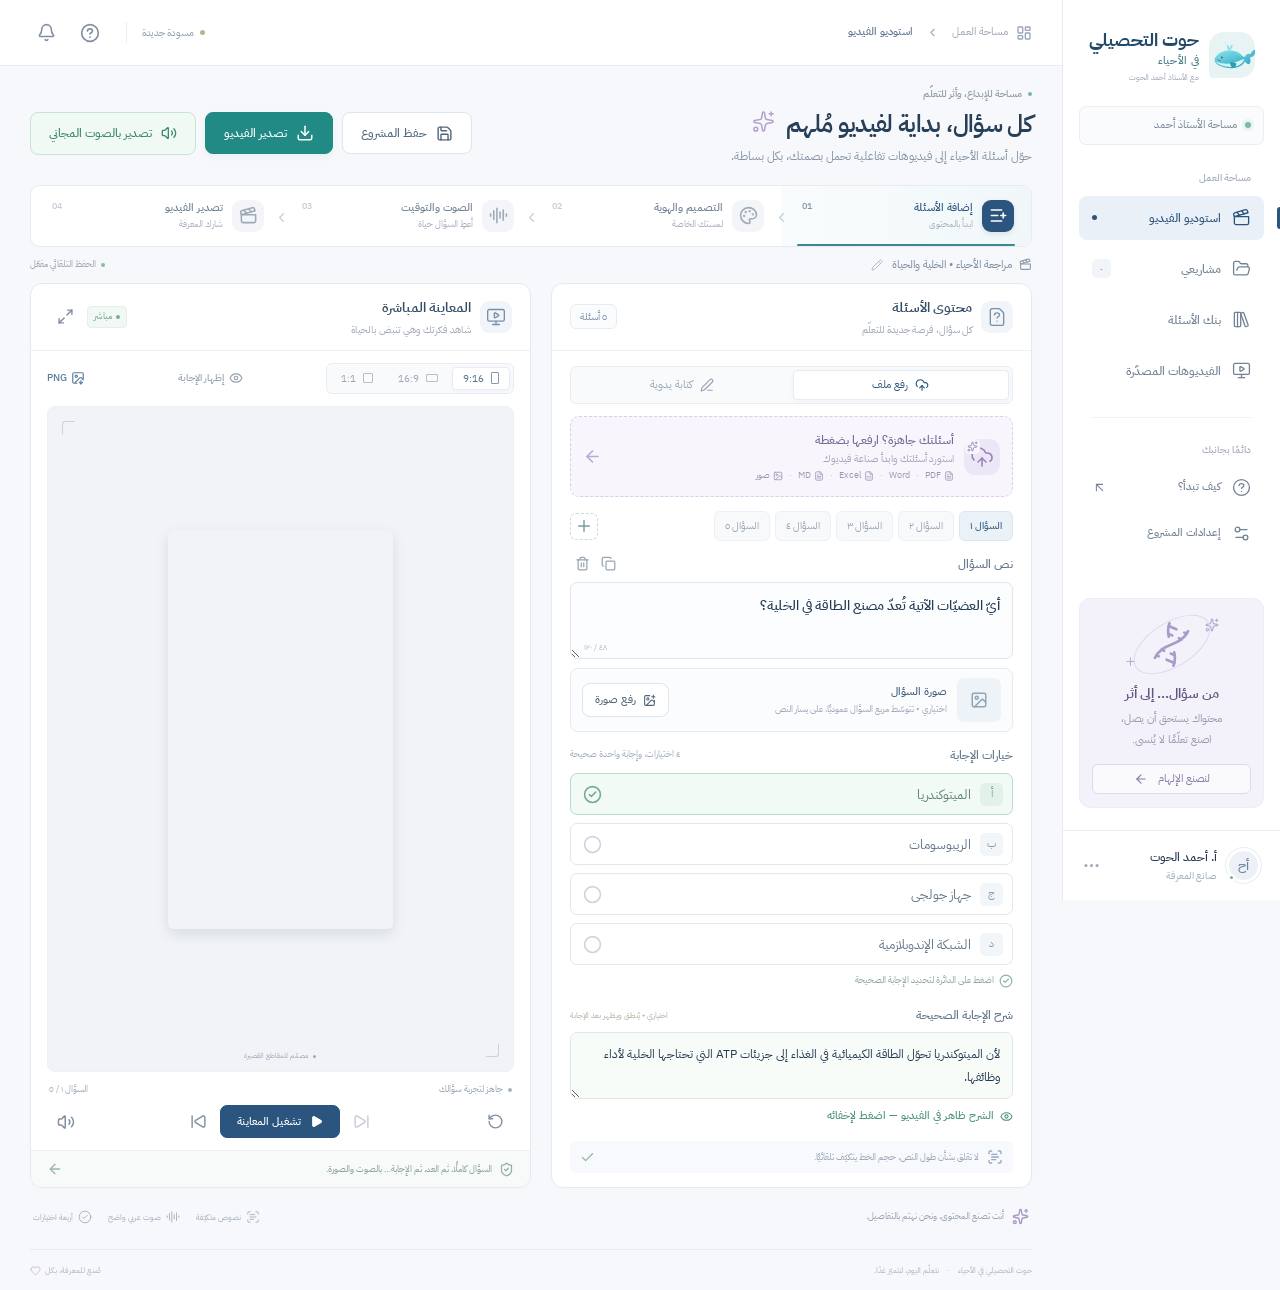
<file: index.html>
<!DOCTYPE html><html lang="ar" dir="rtl"><head><meta charSet="utf-8"/><meta name="viewport" content="width=device-width, initial-scale=1"/><link rel="stylesheet" href="/_next/static/chunks/0zjcemwmkmkmk.css" data-precedence="next"/><link rel="preload" as="script" fetchPriority="low" href="/_next/static/chunks/0j1we3cwg31qe.js"/><script src="/_next/static/chunks/1cuyxw6v18rxx.js" async=""></script><script src="/_next/static/chunks/39_j1bdzreq0m.js" async=""></script><script src="/_next/static/chunks/turbopack-2u1d16houkiyo.js" async=""></script><script src="/_next/static/chunks/3qfy96eoyh-ek.js" async=""></script><script src="/_next/static/chunks/1rkcqf7c7lmdc.js" async=""></script><script src="/_next/static/chunks/4175bciv78iso.js" async=""></script><title>حوت التحصيلي 2</title><meta name="description" content="استوديو الأستاذ أحمد الحوت لإنشاء فيديوهات أسئلة الأحياء، بأربعة اختيارات وتعليق صوتي عربي وتصدير متكامل."/><link rel="manifest" href="/manifest.webmanifest"/><meta name="mobile-web-app-capable" content="yes"/><meta name="apple-mobile-web-app-title" content="حوت التحصيلي 2"/><meta name="apple-mobile-web-app-status-bar-style" content="black-translucent"/><link rel="icon" href="/icon-192.png"/><link rel="apple-touch-icon" href="/apple-touch-icon.png"/><script src="/_next/static/chunks/0cz1d0mv5g_q7.js" noModule=""></script></head><body><div hidden=""><!--$--><!--/$--></div><div class="loading-state" style="min-height:100vh"><svg xmlns="http://www.w3.org/2000/svg" width="30" height="30" viewBox="0 0 24 24" fill="none" stroke="currentColor" stroke-width="2" stroke-linecap="round" stroke-linejoin="round" class="lucide lucide-loader-circle lucide-loader-2 spin" aria-hidden="true"><path d="M21 12a9 9 0 1 1-6.219-8.56"></path></svg><span>جارٍ تجهيز الاستوديو…</span></div><!--$--><!--/$--><script id="_R_">(globalThis["TURBOPACK"] || (globalThis["TURBOPACK"] = [])).push({"otherChunks":["static/chunks/0j1we3cwg31qe.js","static/chunks/1cuyxw6v18rxx.js","static/chunks/39_j1bdzreq0m.js"],"runtimeModuleIds":[94553]});</script><script src="/_next/static/chunks/0j1we3cwg31qe.js" async=""></script><script>(self.__next_f=self.__next_f||[]).push([0])</script><script>self.__next_f.push([1,"1:\"$Sreact.fragment\"\n2:\"/_next/static/chunks/3qfy96eoyh-ek.js\"\n3:I[39756,[\"$2\"],\"default\"]\n4:I[37457,[\"$2\"],\"default\"]\n6:\"/_next/static/chunks/1rkcqf7c7lmdc.js\"\n7:\"/_next/static/chunks/4175bciv78iso.js\"\n8:I[15961,[\"$2\",\"$6\",\"$7\"],\"default\"]\n9:I[97367,[\"$2\"],\"OutletBoundary\"]\na:\"$Sreact.suspense\"\nc:\"ViewportBoundary\"\nd:I[97367,[\"$2\"],\"$c\"]\nf:\"MetadataBoundary\"\n10:I[97367,[\"$2\"],\"$f\"]\n12:I[68027,[\"$2\"],\"default\",1]\n:HL[\"/_next/static/chunks/0zjcemwmkmkmk.css\",\"style\"]\n5:[[\"children\",{\"s\":\"__PAGE__\",\"h\":512,\"d\":{\"r\":[\"$\",\"$1\",\"c\",{\"children\":[[\"$\",\"$L8\",null,{}],[[\"$\",\"script\",\"script-0\",{\"src\":\"/_next/static/chunks/1rkcqf7c7lmdc.js\",\"async\":true,\"nonce\":\"$undefined\"}],[\"$\",\"script\",\"script-1\",{\"src\":\"/_next/static/chunks/4175bciv78iso.js\",\"async\":true,\"nonce\":\"$undefined\"}]],[\"$\",\"$L9\",null,{\"children\":[\"$\",\"$a\",null,{\"name\":\"Next.MetadataOutlet\",\"children\":\"$@b\"}]}]]}],\"p\":false,\"v\":null}}]]\n0:{\"P\":null,\"c\":[\"\",\"\"],\"q\":\"\",\"i\":false,\"t\":{\"t\":{\"s\":\"\",\"h\":528,\"d\":{\"r\":[\"$\",\"$1\",\"c\",{\"children\":[[[\"$\",\"link\",\"0\",{\"rel\":\"stylesheet\",\"href\":\"/_next/static/chunks/0zjcemwmkmkmk.css\",\"precedence\":\"next\",\"crossOrigin\":\"$undefined\",\"nonce\":\"$undefined\"}],[\"$\",\"script\",\"script-0\",{\"src\":\"/_next/static/chunks/3qfy96eoyh-ek.js\",\"async\":true,\"nonce\":\"$undefined\"}]],[\"$\",\"html\",null,{\"lang\":\"ar\",\"dir\":\"rtl\",\"children\":[\"$\",\"body\",null,{\"children\":[\"$\",\"$L3\",null,{\"parallelRouterKey\":\"children\",\"error\":\"$undefined\",\"errorStyles\":\"$undefined\",\"errorScripts\":\"$undefined\",\"template\":[\"$\",\"$L4\",null,{}],\"templateStyles\":\"$undefined\",\"templateScripts\":\"$undefined\",\"notFound\":[[[\"$\",\"title\",null,{\"children\":\"404: This page could not be found.\"}],[\"$\",\"div\",null,{\"style\":{\"fontFamily\":\"system-ui,\\\"Segoe UI\\\",Roboto,Helvetica,Arial,sans-serif,\\\"Apple Color Emoji\\\",\\\"Segoe UI Emoji\\\"\",\"height\":\"100vh\",\"textAlign\":\"center\",\"display\":\"flex\",\"flexDirection\":\"column\",\"alignItems\":\"center\",\"justifyContent\":\"center\"},\"children\":[\"$\",\"div\",null,{\"children\":[[\"$\",\"style\",null,{\"dangerouslySetInnerHTML\":{\"__html\":\"body{color:#000;background:#fff;margin:0}.next-error-h1{border-right:1px solid rgba(0,0,0,.3)}@media (prefers-color-scheme:dark){body{color:#fff;background:#000}.next-error-h1{border-right:1px solid rgba(255,255,255,.3)}}\"}}],[\"$\",\"h1\",null,{\"className\":\"next-error-h1\",\"style\":{\"display\":\"inline-block\",\"margin\":\"0 20px 0 0\",\"padding\":\"0 23px 0 0\",\"fontSize\":24,\"fontWeight\":500,\"verticalAlign\":\"top\",\"lineHeight\":\"49px\"},\"children\":404}],[\"$\",\"div\",null,{\"style\":{\"display\":\"inline-block\"},\"children\":[\"$\",\"h2\",null,{\"style\":{\"fontSize\":14,\"fontWeight\":400,\"lineHeight\":\"49px\",\"margin\":0},\"children\":\"This page could not be found.\"}]}]]}]}]],[]],\"forbidden\":\"$undefined\",\"unauthorized\":\"$undefined\"}]}]}]]}],\"p\":false,\"v\":null},\"c\":\"$Q5\"},\"h\":{\"r\":[\"$\",\"$1\",\"h\",{\"children\":[null,[\"$\",\"$Ld\",null,{\"children\":\"$Le\"}],[\"$\",\"$L10\",null,{\"children\":[[\"$\",\"div\",null,{\"hidden\":true,\"children\":[\"$\",\"$a\",null,{\"name\":\"Next.Metadata\",\"children\":\"$L11\"}]}],null]}],null]}],\"p\":false,\"v\":null}},\"m\":\"$undefined\",\"G\":[\"$12\",[[\"$\",\"link\",\"0\",{\"rel\":\"stylesheet\",\"href\":\"/_next/static/chunks/0zjcemwmkmkmk.css\",\"precedence\":\"next\",\"crossOrigin\":\"$undefined\",\"nonce\":\"$undefined\"}]]],\"S\":true,\"r\":\"$undefined\",\"s\":\"$undefined\",\"a\":\"$undefined\",\"l\":\"$undefined\",\"p\":\"$undefined\",\"d\":\"$undefined\",\"b\":\"YPCke2MDIkeK9BYKw7fFj\"}\ne:[[\"$\",\"meta\",\"0\",{\"charSet\":\"utf-8\"}],[\"$\",\"meta\",\"1\",{\"name\":\"viewport\",\"content\":\"width=device-width, initial-scale=1\"}]]\n13:I[27201,[\"$2\"],\"IconMark\"]\nb:null\n11:[[\"$\",\"title\",\"0\",{\"children\":\"حوت التحصيلي 2\"}],[\"$\",\"meta\",\"1\",{\"name\":\"description\",\"content\":\"استوديو الأستاذ أحمد الحوت لإنشاء فيديوهات أسئلة الأحياء، بأربعة اختيارات وتعليق صوتي عربي وتصدير متكامل.\"}],[\"$\",\"link\",\"2\",{\"rel\":\"manifest\",\"href\":\"/manifest.webmanifest\",\"crossOrigin\":\"$undefined\"}],[\"$\",\"meta\",\"3\",{\"name\":\"mobile-web-app-capable\",\"content\":\"yes\"}],[\"$\",\"meta\",\"4\",{\"name\":\"apple-mobile-web-app-title\",\"content\":\"حوت التحصيلي 2\"}],[\"$\",\"meta\",\"5\",{\"name\":\"apple-mobile-web-app-status-bar-style\",\"content\":\"black-translucent\"}],[\"$\",\"link\",\"6\",{\"rel\":\"icon\",\"href\":\"/icon-192.png\"}],[\"$\",\"link\",\"7\",{\"rel\":\"apple-touch-icon\",\"href\":\"/apple-touch-icon.png\"}],[\"$\",\"$L13\",\"8\",{}]]\n"])</script></body></html>
</file>
<file: _next/static/chunks/0zjcemwmkmkmk.css>
@layer properties{@supports (((-webkit-hyphens:none)) and (not (margin-trim:inline))) or ((-moz-orient:inline) and (not (color:rgb(from red r g b)))){*,:before,:after,::backdrop{--tw-rotate-x:initial;--tw-rotate-y:initial;--tw-rotate-z:initial;--tw-skew-x:initial;--tw-skew-y:initial;--tw-border-style:solid;--tw-shadow:0 0 #0000;--tw-shadow-color:initial;--tw-shadow-alpha:100%;--tw-inset-shadow:0 0 #0000;--tw-inset-shadow-color:initial;--tw-inset-shadow-alpha:100%;--tw-ring-color:initial;--tw-ring-shadow:0 0 #0000;--tw-inset-ring-color:initial;--tw-inset-ring-shadow:0 0 #0000;--tw-ring-inset:initial;--tw-ring-offset-width:0px;--tw-ring-offset-color:#fff;--tw-ring-offset-shadow:0 0 #0000;--tw-outline-style:solid;--tw-blur:initial;--tw-brightness:initial;--tw-contrast:initial;--tw-grayscale:initial;--tw-hue-rotate:initial;--tw-invert:initial;--tw-opacity:initial;--tw-saturate:initial;--tw-sepia:initial;--tw-drop-shadow:initial;--tw-drop-shadow-color:initial;--tw-drop-shadow-alpha:100%;--tw-drop-shadow-size:initial;--tw-backdrop-blur:initial;--tw-backdrop-brightness:initial;--tw-backdrop-contrast:initial;--tw-backdrop-grayscale:initial;--tw-backdrop-hue-rotate:initial;--tw-backdrop-invert:initial;--tw-backdrop-opacity:initial;--tw-backdrop-saturate:initial;--tw-backdrop-sepia:initial}}}@layer theme{:root,:host{--font-sans:ui-sans-serif,system-ui,sans-serif,"Apple Color Emoji","Segoe UI Emoji","Segoe UI Symbol","Noto Color Emoji";--font-mono:ui-monospace,SFMono-Regular,Menlo,Monaco,Consolas,"Liberation Mono","Courier New",monospace;--default-font-family:var(--font-sans);--default-mono-font-family:var(--font-mono)}}@layer base{*,:after,:before,::backdrop{box-sizing:border-box;border:0 solid;margin:0;padding:0}::file-selector-button{box-sizing:border-box;border:0 solid;margin:0;padding:0}html,:host{-webkit-text-size-adjust:100%;tab-size:4;line-height:1.5;font-family:var(--default-font-family,ui-sans-serif,system-ui,sans-serif,"Apple Color Emoji","Segoe UI Emoji","Segoe UI Symbol","Noto Color Emoji");font-feature-settings:var(--default-font-feature-settings,normal);font-variation-settings:var(--default-font-variation-settings,normal);-webkit-tap-highlight-color:transparent}hr{height:0;color:inherit;border-top-width:1px}abbr:where([title]){-webkit-text-decoration:underline dotted;text-decoration:underline dotted}h1,h2,h3,h4,h5,h6{font-size:inherit;font-weight:inherit}a{color:inherit;-webkit-text-decoration:inherit;-webkit-text-decoration:inherit;-webkit-text-decoration:inherit;-webkit-text-decoration:inherit;text-decoration:inherit}b,strong{font-weight:bolder}code,kbd,samp,pre{font-family:var(--default-mono-font-family,ui-monospace,SFMono-Regular,Menlo,Monaco,Consolas,"Liberation Mono","Courier New",monospace);font-feature-settings:var(--default-mono-font-feature-settings,normal);font-variation-settings:var(--default-mono-font-variation-settings,normal);font-size:1em}small{font-size:80%}sub,sup{vertical-align:baseline;font-size:75%;line-height:0;position:relative}sub{bottom:-.25em}sup{top:-.5em}table{text-indent:0;border-color:inherit;border-collapse:collapse}:-moz-focusring{outline:auto}progress{vertical-align:baseline}summary{display:list-item}ol,ul,menu{list-style:none}img,svg,video,canvas,audio,iframe,embed,object{vertical-align:middle;display:block}img,video{max-width:100%;height:auto}button,input,select,optgroup,textarea{font:inherit;font-feature-settings:inherit;font-variation-settings:inherit;letter-spacing:inherit;color:inherit;opacity:1;background-color:#0000;border-radius:0}::file-selector-button{font:inherit;font-feature-settings:inherit;font-variation-settings:inherit;letter-spacing:inherit;color:inherit;opacity:1;background-color:#0000;border-radius:0}:where(select:is([multiple],[size])) optgroup{font-weight:bolder}:where(select:is([multiple],[size])) optgroup option{padding-inline-start:20px}::file-selector-button{margin-inline-end:4px}::placeholder{opacity:1}@supports (not ((-webkit-appearance:-apple-pay-button))) or (contain-intrinsic-size:1px){::placeholder{color:currentColor}@supports (color:color-mix(in lab, red, red)){::placeholder{color:color-mix(in oklab,currentcolor 50%,transparent)}}}textarea{resize:vertical}::-webkit-search-decoration{-webkit-appearance:none}::-webkit-date-and-time-value{min-height:1lh;text-align:inherit}::-webkit-datetime-edit{display:inline-flex}::-webkit-datetime-edit-fields-wrapper{padding:0}::-webkit-datetime-edit{padding-block:0}::-webkit-datetime-edit-year-field{padding-block:0}::-webkit-datetime-edit-month-field{padding-block:0}::-webkit-datetime-edit-day-field{padding-block:0}::-webkit-datetime-edit-hour-field{padding-block:0}::-webkit-datetime-edit-minute-field{padding-block:0}::-webkit-datetime-edit-second-field{padding-block:0}::-webkit-datetime-edit-millisecond-field{padding-block:0}::-webkit-datetime-edit-meridiem-field{padding-block:0}::-webkit-calendar-picker-indicator{line-height:1}:-moz-ui-invalid{box-shadow:none}button,input:where([type=button],[type=reset],[type=submit]){appearance:button}::file-selector-button{appearance:button}::-webkit-inner-spin-button{height:auto}::-webkit-outer-spin-button{height:auto}[hidden]:where(:not([hidden=until-found])){display:none!important}}@layer components;@layer utilities{.invisible{visibility:hidden}.visible{visibility:visible}.absolute{position:absolute}.relative{position:relative}.static{position:static}.block{display:block}.contents{display:contents}.flex{display:flex}.grid{display:grid}.hidden{display:none}.inline{display:inline}.table{display:table}.transform{transform:var(--tw-rotate-x,)var(--tw-rotate-y,)var(--tw-rotate-z,)var(--tw-skew-x,)var(--tw-skew-y,)}.resize{resize:both}.truncate{text-overflow:ellipsis;white-space:nowrap;overflow:hidden}.border{border-style:var(--tw-border-style);border-width:1px}.italic{font-style:italic}.line-through{text-decoration-line:line-through}.overline{text-decoration-line:overline}.underline{text-decoration-line:underline}.ring{--tw-ring-shadow:var(--tw-ring-inset,)0 0 0 calc(1px + var(--tw-ring-offset-width))var(--tw-ring-color,currentcolor);box-shadow:var(--tw-inset-shadow),var(--tw-inset-ring-shadow),var(--tw-ring-offset-shadow),var(--tw-ring-shadow),var(--tw-shadow)}.outline{outline-style:var(--tw-outline-style);outline-width:1px}.filter{filter:var(--tw-blur,)var(--tw-brightness,)var(--tw-contrast,)var(--tw-grayscale,)var(--tw-hue-rotate,)var(--tw-invert,)var(--tw-saturate,)var(--tw-sepia,)var(--tw-drop-shadow,)}.backdrop-filter{-webkit-backdrop-filter:var(--tw-backdrop-blur,)var(--tw-backdrop-brightness,)var(--tw-backdrop-contrast,)var(--tw-backdrop-grayscale,)var(--tw-backdrop-hue-rotate,)var(--tw-backdrop-invert,)var(--tw-backdrop-opacity,)var(--tw-backdrop-saturate,)var(--tw-backdrop-sepia,);backdrop-filter:var(--tw-backdrop-blur,)var(--tw-backdrop-brightness,)var(--tw-backdrop-contrast,)var(--tw-backdrop-grayscale,)var(--tw-backdrop-hue-rotate,)var(--tw-backdrop-invert,)var(--tw-backdrop-opacity,)var(--tw-backdrop-saturate,)var(--tw-backdrop-sepia,)}}@font-face{font-family:IBM Plex Sans Arabic;src:url(/fonts/arabic-400.ttf)format("truetype");font-style:normal;font-weight:400;font-display:swap}@font-face{font-family:IBM Plex Sans Arabic;src:url(/fonts/arabic-500.ttf)format("truetype");font-style:normal;font-weight:500;font-display:swap}@font-face{font-family:IBM Plex Sans Arabic;src:url(/fonts/arabic-600.ttf)format("truetype");font-style:normal;font-weight:600;font-display:swap}@font-face{font-family:IBM Plex Sans Arabic;src:url(/fonts/arabic-700.ttf)format("truetype");font-style:normal;font-weight:700;font-display:swap}:root{--ink:#243b53;--navy:#254b70;--muted:#8b96a6;--primary:#228a84;--primary-dark:#197770;--line:#e9edf2;--page:#f7f8fb;--lavender:#8b79bb;--sidebar-width:218px}*{box-sizing:border-box}html{scroll-behavior:smooth;min-height:100%}body{background:var(--page);color:var(--ink);-webkit-font-smoothing:antialiased;margin:0;font-family:IBM Plex Sans Arabic,Tahoma,sans-serif;font-size:13px;font-weight:400}button,input,textarea,select{font:inherit}button,a,input,textarea,select{-webkit-tap-highlight-color:transparent}button{cursor:pointer;color:inherit;background:0 0;border:0}button:disabled{cursor:not-allowed;opacity:.45}a{color:inherit;text-decoration:none}button:focus-visible,a:focus-visible{outline-offset:3px;outline:3px solid #74c6c0}input:focus,textarea:focus,select:focus{outline:0;box-shadow:0 0 0 3px #228a840d;border-color:#66aaa7!important}input,textarea,select{color:var(--ink)}input::placeholder,textarea::placeholder{color:#a3acb8}input[type=radio]{accent-color:var(--primary)}h1,h2,h3,h4,p{margin:0}svg{flex-shrink:0}fieldset{border:0;min-width:0;margin:0;padding:0}.hidden-input{display:none!important}.full-width{justify-content:center;width:100%}.spin{animation:1s linear infinite spin}@keyframes spin{to{transform:rotate(360deg)}}.button{white-space:nowrap;border-radius:8px;justify-content:center;align-items:center;gap:9px;min-height:42px;padding:10px 18px;font-size:12px;font-weight:500;line-height:1.5;transition:background .18s,box-shadow .18s,transform .18s;display:inline-flex}.button:hover:not(:disabled){transform:translateY(-1px)}.button.primary{background:var(--primary);color:#fff;border:1px solid var(--primary);box-shadow:0 3px 6px #228a8412}.button.primary:hover:not(:disabled){background:var(--primary-dark);box-shadow:0 4px 10px #228a8424}.button.secondary{color:#52677d;background:#fff;border:1px solid #dfe5ec}.button.secondary:hover:not(:disabled){background:#f7f9fb;border-color:#c5d3df}.button.small{gap:7px;min-height:34px;padding:7px 12px;font-size:11px}.icon-button{color:#8290a1;border-radius:7px;justify-content:center;align-items:center;width:33px;height:33px;transition:background .18s,color .18s;display:inline-flex}.icon-button:hover:not(:disabled),.icon-button.is-active{color:var(--navy);background:#eef3f7}.text-button{color:var(--primary);align-items:center;gap:6px;font-size:11px;font-weight:500;line-height:1.8;display:inline-flex}.text-button:hover:not(:disabled){color:#126e68}.mini-icon{color:#99a5b3;border-radius:5px;justify-content:center;align-items:center;width:25px;height:25px;display:inline-flex}.mini-icon:hover{color:#45627d;background:#eef3f7}.danger-hover:hover:not(:disabled){color:#cf6d71!important;background:#fff1f1!important}.danger-button{color:#fff;background:#ce6468}.danger-button:hover{background:#b94b50}.lavender-button{color:#77639d;background:#efebf7;border:1px solid #e3dcf0}.eyebrow{color:var(--primary);letter-spacing:.1px;margin-bottom:5px;font-size:11px;font-weight:500;display:block}.app-shell{min-height:100vh}.sidebar{z-index:40;width:var(--sidebar-width);background:#fff;border-left:1px solid #e7ebf0;flex-direction:column;padding:27px 16px 0;display:flex;position:fixed;inset:0 0 0 auto}.brand-link{margin:0 9px 23px;display:block}.brand{align-items:center;gap:10px;display:flex}.brand-icon{color:#2b6280;background:#e8f4f4;border-radius:15px 15px 15px 4px;flex-shrink:0;justify-content:center;align-items:center;width:46px;height:46px;display:flex;position:relative;overflow:hidden}.brand-icon img{object-fit:contain;width:50px;height:41px;transform:translate(1px)}.brand strong{color:#214969;white-space:nowrap;font-size:18px;font-weight:700;line-height:1.45;display:block}.brand strong>span{color:#4b7f8a;letter-spacing:.3px;font-size:11px;font-weight:500;display:block}.brand small{color:#9aa5b2;white-space:nowrap;margin-top:2px;font-size:8px;display:block}.workspace-label{color:#7b8a9b;background:#fafbfd;border:1px solid #ebedf2;border-radius:7px;align-items:center;gap:8px;margin:0 0 25px;padding:10px 12px;font-size:10px;display:flex}.workspace-dot{background:#7db8ad;border-radius:50%;width:6px;height:6px;box-shadow:0 0 0 3px #e9f3ef}.nav-section-label{color:#a5adba;margin:0 13px 11px;font-size:9px;font-weight:500}.main-nav{flex-direction:column;gap:7px;display:flex}.main-nav>button{text-align:right;color:#738296;border-radius:8px;align-items:center;gap:11px;width:100%;height:44px;padding:0 13px;font-size:11px;font-weight:500;display:flex;position:relative}.main-nav>button:hover{color:var(--navy);background:#f7f9fb}.main-nav>button.active{color:#2b547e;background:#eaf0f7}.main-nav>button.active:before{content:"";background:#2b547e;border-radius:4px 0 0 4px;width:3px;height:22px;position:absolute;top:11px;right:-16px}.main-nav>button>span:nth-child(2){flex:1}.main-nav svg{stroke-width:1.65px}.nav-count{text-align:center;color:#8190a3;background:#f1f4f8;border-radius:5px;min-width:19px;height:19px;font-size:10px;line-height:19px}.nav-active-dot{background:#2b547e;border-radius:50%;width:5px;height:5px}.nav-divider{background:#eff1f5;height:1px;margin:24px 12px}.secondary-nav>button{height:39px;font-size:10px}.sidebar-bottom{margin-top:auto;padding-top:26px}.inspiration-card{text-align:center;background:#f3f1f9;border:1px solid #efecf6;border-radius:11px;margin:0 0 22px;padding:7px 12px 13px;position:relative;overflow:hidden}.inspiration-art{color:#aa9bc8;justify-content:center;align-items:center;height:77px;display:flex;position:relative}.inspiration-art>svg:first-child{z-index:1;transform:rotate(-22deg)}.inspiration-spark{color:#b9abd1;position:absolute}.s1{top:12px;right:32px}.s2{bottom:15px;left:32px}.orbit{border:1px solid #dfd9ec;border-radius:50%;width:86px;height:45px;position:absolute;transform:rotate(-32deg)}.inspiration-card h3{color:#64547e;font-size:14px;font-weight:600}.inspiration-card p{color:#a197b1;margin-top:5px;font-size:10px;line-height:1.9}.inspiration-card>button{color:#8a79aa;background:#fff9;border:1px solid #e0d9ee;border-radius:6px;justify-content:center;align-items:center;gap:10px;width:100%;margin-top:13px;padding:6px;font-size:10px;display:flex}.inspiration-card>button:hover{background:#fff}.profile-button{text-align:right;border-top:1px solid var(--line);align-items:center;gap:9px;width:calc(100% + 32px);margin:0 -16px;padding:17px 19px;display:flex}.avatar{color:#7182a2;background:#edf0f7;border:3px solid #fff;border-radius:50%;flex-shrink:0;justify-content:center;align-items:center;width:35px;height:35px;font-size:13px;font-weight:500;display:inline-flex;position:relative;box-shadow:0 0 0 1px #e9edf5}.avatar>span{background:#74ae9a;border:2px solid #fff;border-radius:50%;width:7px;height:7px;position:absolute;bottom:-1px;left:-1px}.profile-copy{flex:1}.profile-copy strong{font-size:11px;font-weight:500;display:block}.profile-copy small{color:#a4adba;margin-top:2px;font-size:9px;display:block}.profile-button>svg{color:#a1abba}.mobile-nav-close,.mobile-menu,.nav-scrim{display:none}.main-shell{margin-right:var(--sidebar-width);min-height:100vh}.topbar{border-bottom:1px solid var(--line);background:#fff;justify-content:space-between;align-items:center;gap:20px;height:66px;padding:0 30px;display:flex}.breadcrumb{color:#a1aab6;align-items:center;gap:13px;font-size:10px;display:flex}.breadcrumb-home{align-items:center;gap:8px;display:flex}.breadcrumb-home>svg{color:#99a5b4}.breadcrumb>strong{color:#60758e;font-size:10px;font-weight:500}.topbar-actions{align-items:center;gap:10px;display:flex}.save-indicator{color:#94a0ad;align-items:center;gap:6px;font-size:9px;display:flex}.save-indicator>svg{color:#7ca994}.save-indicator.save-error,.save-indicator.save-error>svg{color:#ca7979}.status-dot{background:#c0b18e;border-radius:50%;width:5px;height:5px;display:inline-block}.topbar-separator{background:var(--line);width:1px;height:21px;margin:0 5px 0 10px}.notification-wrap{position:relative}.notification-dot{background:#71b9af;border:2px solid #fff;border-radius:50%;width:7px;height:7px;position:absolute;top:5px;right:7px}.notification-popover{border:1px solid var(--line);z-index:60;background:#fff;border-radius:12px;width:300px;padding:18px;position:absolute;top:45px;left:0;box-shadow:0 12px 40px #28435a18}.notification-popover h3{margin-bottom:15px;font-size:12px}.notification-popover>button{text-align:right;align-items:center;gap:10px;width:100%;display:flex}.notification-icon{color:var(--primary);background:#eaf5f0;border-radius:10px;padding:10px;display:flex}.notification-popover strong{font-size:11px;font-weight:500;display:block}.notification-popover small{color:var(--muted);margin-top:4px;font-size:10px;display:block}.notification-empty{text-align:center;color:#98a7b6;padding:15px 0}.notification-empty>svg{color:#78ac9e}.notification-empty p{margin:8px 0 4px;font-size:12px}.main-content{max-width:1600px;margin:0 auto;padding:25px 30px 0}.page-heading{justify-content:space-between;align-items:center;gap:18px;margin-bottom:23px;display:flex}.page-eyebrow{color:#8c9b9c;align-items:center;gap:6px;margin-bottom:4px;font-size:9px;font-weight:500;display:flex}.page-eyebrow>span{background:#80b3a5;border-radius:50%;width:4px;height:4px}.page-heading h1{letter-spacing:-.65px;color:#273f57;align-items:center;gap:11px;font-size:26px;font-weight:600;line-height:1.6;display:flex}.page-heading h1>svg{color:#b5a1cf;margin-top:-6px}.page-heading p{color:#929cac;margin-top:3px;font-size:11px;line-height:1.8}.page-actions{align-items:center;gap:9px;padding-top:13px;display:flex}.save-button,.page-actions .primary{font-size:11px}.workflow{background:#fff;border:1px solid #e6ebf1;border-radius:10px;grid-template-columns:repeat(4,minmax(0,1fr));height:72px;display:grid;overflow:hidden;box-shadow:0 2px 3px #30465b02}.workflow-step{text-align:right;align-items:center;gap:11px;padding:14px 20px;transition:background .2s;display:flex;position:relative}.workflow-step:hover:not(:disabled){background:#fafcfd}.workflow-step.current{background:linear-gradient(90deg,#f9fcfd,#f1f7f9)}.workflow-step.current:after{content:"";background:#3c8a91;border-radius:2px;height:2px;position:absolute;bottom:0;left:16px;right:16px}.step-icon{color:#a0aab7;background:#f3f5f8;border-radius:9px;flex-shrink:0;justify-content:center;align-items:center;width:35px;height:35px;display:flex}.current .step-icon{color:#fff;background:#2b547e;box-shadow:0 2px 5px #2b547e20}.done .step-icon{color:#64a58f;background:#e9f5ef}.step-copy{flex-direction:column;flex:1;gap:2px;display:flex}.step-copy strong{white-space:nowrap;color:#718097;font-size:11px;font-weight:500}.current .step-copy strong{color:#2b547e}.step-copy small{color:#aab2bf;font-size:9px}.step-number{color:#c5ccd5;align-self:flex-start;margin-left:12px;padding-top:4px;font-size:10px;font-weight:500}.current .step-number{color:#7f9bab}.step-chevron{z-index:1;color:#c5cfd8;position:absolute;top:29px;left:-7px}.project-line{justify-content:space-between;align-items:center;gap:15px;height:44px;display:flex}.project-line>button{color:#7c8b9d;white-space:nowrap;text-overflow:ellipsis;align-items:center;gap:7px;max-width:80%;font-size:10px;display:flex;overflow:hidden}.project-line>button:hover{color:var(--navy)}.project-tiny-icon{color:#8b9bac;display:flex}.project-line>button>svg{color:#b2bac4;margin-right:2px}.project-line>span{color:#9ca9b5;white-space:nowrap;align-items:center;gap:5px;font-size:8px;display:flex}.autosave-dot{background:#8fb9a8;border-radius:50%;width:4px;height:4px}.studio-grid{grid-template-columns:minmax(0,1fr) minmax(0,1.04fr);align-items:stretch;gap:20px;display:grid}.panel{background:#fff;border:1px solid #e5eaf0;border-radius:12px;min-width:0;overflow:hidden;box-shadow:0 3px 10px #2b426003}.panel-heading{border-bottom:1px solid #edf0f4;justify-content:space-between;align-items:center;gap:9px;min-height:72px;padding:15px 20px;display:flex}.heading-with-icon{align-items:center;gap:11px;display:flex}.panel-icon{color:#7890a8;background:#f1f5f9;border-radius:9px;justify-content:center;align-items:center;width:36px;height:36px;display:flex}.panel-icon>svg{stroke-width:1.65px}.panel-heading h2{color:#334d66;font-size:13px;font-weight:600;line-height:1.8}.panel-heading p{color:#a1aab6;margin-top:1px;font-size:9px;line-height:1.8}.count-badge{color:#7c91a7;white-space:nowrap;background:#fafcfe;border:1px solid #e6ecf1;border-radius:6px;padding:4px 9px;font-size:9px}.count-badge.lavender{color:#9b88b8;background:#f7f4fb;border-color:#eee7f6}.editor-body{padding:18px 21px 17px}.import-zone{text-align:right;background:#f8f6fc;border:1px dashed #d6cfe7;border-radius:9px;align-items:center;gap:13px;width:100%;min-height:89px;padding:13px 15px;transition:background .2s,border .2s;display:flex;position:relative}.import-zone:hover:not(:disabled){background:#f1edf8;border-color:#aa98c7}.upload-symbol{color:#9a86ba;background:#ece6f6;border-radius:11px;flex-shrink:0;justify-content:center;align-items:center;width:43px;height:43px;display:inline-flex;position:relative}.tiny-spark{background:#f8f6fc;border-radius:5px;padding:2px;display:flex;position:absolute;top:0;left:1px}.import-copy{flex-direction:column;flex:1;gap:3px;min-width:0;display:flex}.import-copy>strong{color:#7a6796;font-size:11px;font-weight:500}.import-copy>span:not(.file-types){color:#aba0bc;font-size:9px}.file-types{color:#a394b7;align-items:center;gap:6px;margin-top:3px;font-size:8px;display:flex}.file-types>span{align-items:center;gap:3px;display:inline-flex}.file-types>b{opacity:.6;font-weight:400}.import-arrow{color:#b8a9cd;display:flex}.question-navigation{align-items:center;gap:9px;min-width:0;margin:18px 0 14px;display:flex}.question-tabs{scrollbar-width:none;flex:1;align-items:center;gap:6px;display:flex;overflow-x:auto}.question-tabs::-webkit-scrollbar{display:none}.question-tabs>button{color:#9aa6b3;white-space:nowrap;background:#f7f9fb;border:1px solid #edf0f4;border-radius:6px;flex-shrink:0;padding:7px 10px;font-size:9px;line-height:1.6}.question-tabs>button.selected{color:#3e668a;background:#eaf1f7;border-color:#dce6f0;font-weight:500}.question-tabs>button:hover:not(:disabled){color:var(--navy);background:#eef3f8}.add-question{color:#7c9ba4;border:1px dashed #cbdadf;border-radius:6px;flex-shrink:0;justify-content:center;align-items:center;width:31px;height:30px;display:flex}.add-question:hover:not(:disabled){background:#f0f7f7}.field-label-row{justify-content:space-between;align-items:center;gap:8px;min-height:22px;margin-bottom:7px;display:flex}.field-label-row>label,.field-label{color:#60758c;font-size:11px;font-weight:500}.field-actions{gap:1px;display:flex}.textarea-wrap{position:relative}.textarea-wrap>textarea{resize:vertical;background:#fcfdff;border:1px solid #e0e6ee;border-radius:7px;width:100%;height:78px;min-height:70px;max-height:150px;padding:12px 14px 20px;font-size:13px;font-weight:500;line-height:1.85;display:block}.character-count{color:#afb8c4;pointer-events:none;background:#fcfdff;padding:0 2px;font-size:7px;position:absolute;bottom:6px;left:12px}.answer-label{margin-top:16px;margin-bottom:9px}.answer-label>span{color:#a4aebc;font-size:8px}.answer-fields{flex-direction:column;gap:9px;display:flex}.answer-field{background:#fff;border:1px solid #e2e7ed;border-radius:7px;align-items:center;gap:10px;height:43px;padding:5px 10px;transition:background .15s,border .15s;display:flex}.answer-field:focus-within{border-color:#82b9b4;box-shadow:0 0 0 3px #228a840b}.answer-letter{color:#8999aa;background:#f3f6f9;border-radius:5px;flex-shrink:0;justify-content:center;align-items:center;width:25px;height:25px;font-size:10px;display:flex}.answer-field input{color:#63758b;background:0 0;border:0;outline:none;width:100%;min-width:0;padding:0;font-size:12px;font-weight:400;box-shadow:none!important}.answer-field .correct-button{color:#ccd4df;border-radius:50%;flex-shrink:0;justify-content:center;align-items:center;padding:3px;display:flex}.answer-field .correct-button:hover{color:#6ba18f}.answer-field.is-correct{background:#f2faf6;border-color:#b9dbcb}.is-correct .answer-letter{color:#7eab96;background:#e2f2e9}.is-correct input{color:#5e8272}.is-correct .correct-button{color:#75aa91}.correct-hint{color:#92a99b;align-items:center;gap:5px;margin-top:10px;font-size:8px;line-height:1.7;display:flex}.correct-hint>svg{color:#8eb4a0}.adaptive-note{color:#99a8b9;background:#f7f9fc;border-radius:6px;align-items:center;gap:8px;margin-top:16px;padding:10px 11px;font-size:8px;line-height:1.7;display:flex}.adaptive-note>span{flex:1}.adaptive-note>svg:last-child{color:#91b7a5}.adaptive-note>svg:first-child{color:#98aac0}.preview-panel{flex-direction:column;display:flex}.preview-heading .panel-heading{padding-bottom:13px}.preview-head-actions{align-items:center;gap:5px;display:flex}.live-badge{color:#7aaa98;background:#f2f8f4;border:1px solid #e3efe7;border-radius:4px;align-items:center;gap:4px;padding:3px 6px;font-size:8px;display:inline-flex}.live-badge>i{background:#76af96;border-radius:50%;width:4px;height:4px}.preview-toolbar{justify-content:space-between;align-items:center;gap:10px;padding:13px 18px;display:flex}.segmented{background:#f8fafc;border:1px solid #e9edf2;border-radius:6px;gap:3px;padding:3px;display:flex}.segmented>button{color:#9aa7b7;border-radius:4px;justify-content:center;align-items:center;gap:7px;padding:5px 12px;font-size:10px;line-height:1.5;transition:background .15s;display:flex}.segmented>button.selected{color:#54728f;background:#fff;border:1px solid #e7ecf2;padding:4px 11px;box-shadow:0 1px 4px #2d425b0a}.aspect-options>button{padding:4px 11px;font-size:8px}.aspect-options>button.selected{padding:3px 10px}.aspect-icon{opacity:.7;border:1px solid;border-radius:1px;display:inline-block}.aspect-9-16{width:8px;height:12px}.aspect-16-9{width:12px;height:8px}.aspect-1-1{width:10px;height:10px}.reveal-button{color:#95a2b3;gap:5px;font-size:8px}.reveal-button.revealed{color:#65a48e}.preview-stage{background-color:#f1f3f7;background-image:radial-gradient(#b7c1cf50 .7px,#0000 .7px);background-size:12px 12px;border:1px solid #edf0f4;border-radius:8px;flex:1;justify-content:center;align-items:center;min-height:416px;margin:0 18px;padding:13px 20px 32px;display:flex;position:relative;overflow:hidden}.preview-stage>canvas{aspect-ratio:9/16;border-radius:6px;width:auto;max-width:100%;height:424px;max-height:424px;display:block;box-shadow:0 5px 13px #1b3e5e1f}.stage-16-9>canvas{aspect-ratio:16/9;width:100%;height:auto}.stage-1-1>canvas{object-fit:contain;aspect-ratio:1;width:100%;height:auto;max-height:407px}.stage-label{color:#98a6b7;justify-content:center;align-items:center;gap:5px;font-size:7px;display:flex;position:absolute;bottom:9px;left:0;right:0}.stage-label>span{background:#9caabb;border-radius:50%;width:3px;height:3px}.stage-corner{opacity:.8;border-style:solid;border-color:#c1cbd8;width:13px;height:13px;position:absolute}.corner-top{border-width:1px 0 0 1px;border-top-left-radius:3px;top:14px;left:14px}.corner-bottom{border-width:0 1px 1px 0;border-bottom-right-radius:3px;bottom:14px;right:14px}.player-area{padding:13px 20px 14px}.player-meta{justify-content:space-between;align-items:center;gap:8px;margin-bottom:11px;display:flex}.player-state{color:#9da8b7;align-items:center;gap:5px;font-size:8px;display:flex}.player-state>span{background:#a5b4c5;border-radius:50%;width:4px;height:4px}.player-state.playing>span{background:#65b39e;animation:1.3s infinite breathe;box-shadow:0 0 0 3px #65b39e15}@keyframes breathe{50%{opacity:.4}}.player-question{color:#a6b0bd;font-size:8px}.player-controls{justify-content:space-between;align-items:center;gap:8px;display:flex}.central-player-controls{align-items:center;gap:7px;display:flex}.central-player-controls>.icon-button{width:29px}.play-button{color:#fff;background:#2b547e;border:1px solid #2b547e;border-radius:7px;justify-content:center;align-items:center;gap:9px;min-height:35px;padding:8px 19px;font-size:10px;font-weight:500;display:inline-flex}.play-button>svg{width:13px;height:13px}.play-button:hover:not(:disabled){background:#214568}.stop-button{color:#a78087}.preview-footnote{color:#8ba39a;background:#f7faf8;border-top:1px solid #eef3f0;align-items:center;gap:7px;min-height:37px;padding:10px 18px;font-size:8px;display:flex}.preview-footnote>span{flex:1}.preview-footnote>svg{color:#91b4a1}.preview-footnote>button{color:#9ab7a9;display:flex}.studio-bottom{justify-content:space-between;align-items:center;gap:15px;padding:22px 3px;display:flex}.studio-bottom>div:first-child{align-items:center;gap:8px;display:flex}.bottom-spark{color:#a99ac2;display:flex}.studio-bottom strong{color:#9aa5b2;font-size:9px;font-weight:400}.feature-chips{color:#a0adba;align-items:center;gap:20px;font-size:8px;display:flex}.feature-chips>span{align-items:center;gap:5px;display:flex}.feature-chips svg{stroke-width:1.5px}.page-footer{color:#adb5c1;border-top:1px solid #e8ecf2;justify-content:space-between;align-items:center;gap:15px;margin-top:4px;padding:16px 0;font-size:8px;display:flex}.footer-dot{opacity:.8;margin:0 6px}.page-footer>span:last-child{align-items:center;gap:4px;display:flex}.page-footer svg{color:#bfabba;stroke-width:1.5px}.settings-body{scrollbar-width:thin;scrollbar-color:#dce3eb transparent;max-height:655px;padding:19px 24px 20px;overflow-y:auto}.field-label{margin-bottom:8px;display:block}.text-input{background:#fcfdff;border:1px solid #e0e6ee;border-radius:7px;width:100%;min-height:40px;padding:9px 12px;font-size:12px}.text-input:disabled{opacity:.6}select.text-input{appearance:auto;padding-left:10px}.design-row{justify-content:space-between;align-items:center;gap:15px;margin-top:22px;display:flex}.field-description{color:#a1adba;font-size:9px;line-height:1.9}.design-row .field-label{margin-bottom:2px}.design-row .button{margin-top:11px}.logo-preview{background:#fafbfd;border:1px solid #e9edf2;border-radius:10px;justify-content:center;align-items:center;width:86px;height:86px;padding:8px;display:flex}.logo-preview>img{object-fit:contain;max-width:100%;max-height:100%}.setting-divider{background:#edf0f4;height:1px;margin:21px 0}.color-options{align-items:center;gap:9px;margin:14px 0 16px;display:flex}.color-swatch{color:#fff;border:3px solid #fff;border-radius:50%;justify-content:center;align-items:center;width:27px;height:27px;display:flex;box-shadow:0 0 0 1px #eef1f4}.color-swatch.selected{box-shadow:0 0 0 1.5px #8aabb7}.color-swatch>svg{width:13px;height:13px}.custom-color{color:#8ca0b6;cursor:pointer;border:1px dashed #c3ceda;border-radius:50%;justify-content:center;align-items:center;width:25px;height:25px;display:flex;position:relative;overflow:hidden}.custom-color>input{opacity:0;cursor:pointer;width:100%;height:100%;position:absolute;inset:0}.color-code{color:#8d9caf;border:1px solid var(--line);direction:ltr;border-radius:4px;margin-right:auto;padding:4px 6px;font-size:9px}.toggle-row{cursor:pointer;justify-content:space-between;align-items:center;gap:14px;padding:13px 0;display:flex}.toggle-copy{flex-direction:column;gap:4px;display:flex}.toggle-copy>strong{color:#62788e;font-size:11px;font-weight:500}.toggle-copy>small{color:#a3aebb;font-size:9px;line-height:1.8}.toggle{direction:ltr;background:#dfe5ec;border-radius:20px;flex-shrink:0;width:32px;height:19px;padding:2px;display:block;position:relative}.toggle>span{background:#fff;border-radius:50%;width:15px;height:15px;transition:transform .18s;display:block;box-shadow:0 1px 3px #203e5f18}.toggle.on{background:#72aba1}.toggle.on>span{transform:translate(13px)}.toggle-row.disabled{opacity:.5;cursor:not-allowed}.ai-card{background:#faf8fd;border:1px solid #e8e1f1;border-radius:9px;padding:14px}.ai-card-top{align-items:center;gap:10px;display:flex}.ai-icon{color:#a38cbd;background:#eee8f7;border-radius:9px;flex-shrink:0;justify-content:center;align-items:center;width:34px;height:34px;display:flex}.ai-card-top>div{flex:1}.ai-card-top strong{color:#8a74a3;font-size:11px;font-weight:500;display:block}.ai-card-top>div>span{color:#aaa0b9;margin-top:3px;font-size:8px;line-height:1.8;display:block}.ai-badge{color:#a08aba;border:1px solid #e3dbed;border-radius:4px;padding:3px 5px;font-family:sans-serif;font-size:9px}.ai-actions{align-items:center;gap:15px;margin-top:15px;display:flex}.ai-actions>.text-button{color:#9d8bad;font-size:9px}.ai-availability{color:#b2a5c2;align-items:center;gap:4px;margin-top:10px;font-size:8px;display:flex}.fine-print{color:#a8b2bf;text-align:center;margin-top:12px;font-size:9px;line-height:1.9}.illustration-preview{align-items:center;gap:16px;margin-top:15px;display:flex}.illustration-preview>img{object-fit:contain;border-radius:7px;width:74px;height:74px}.muted-settings{opacity:.5}.voice-select-row{gap:8px;margin-bottom:17px;display:flex}.voice-select-row>select{flex:1;min-width:0}.voice-test{width:42px;padding:0}.speed-label{margin-top:7px}.speed-options>button{flex-direction:column;flex:1;gap:3px;padding:9px}.speed-options>button.selected{padding:8px}.speed-options small{opacity:.6;font-size:9px}.number-setting{justify-content:space-between;align-items:center;gap:20px;margin:20px 0;display:flex}.number-setting .field-label{margin-bottom:3px}.number-stepper{direction:ltr;background:#fafcfe;border:1px solid #e6ebf1;border-radius:7px;flex-shrink:0;align-items:center;gap:8px;padding:3px;display:flex}.number-stepper>button{color:#8da0b3;border-radius:4px;justify-content:center;align-items:center;width:24px;height:26px;display:flex}.number-stepper>button:hover:not(:disabled){background:#eaf0f5}.number-stepper>strong{color:#59738d;flex-direction:column;align-items:center;gap:3px;min-width:30px;font-size:15px;font-weight:500;line-height:1.3;display:flex}.number-stepper small{color:#a6b2bf;font-size:7px;font-weight:400}.sequence-card{background:#f5f8fc;border:1px solid #e4ecf3;border-radius:8px;margin-top:15px;padding:14px 12px}.sequence-card h3{color:#7490aa;align-items:center;gap:6px;font-size:10px;font-weight:500;display:flex}.sequence-card>div{justify-content:space-between;align-items:center;gap:6px;margin-top:13px;display:flex}.sequence-card>div>span{color:#8c9fb3;white-space:nowrap;align-items:center;gap:5px;font-size:8px;display:flex}.sequence-card b{color:#7f98b0;background:#e5edf7;border-radius:50%;justify-content:center;align-items:center;width:19px;height:19px;font-size:9px;font-weight:500;display:inline-flex}.sequence-card>div>svg{color:#b2bfd0}.export-art{text-align:center;padding:20px 10px 27px;position:relative}.export-art>svg:first-child{color:#8caaaf;box-sizing:content-box;background:#edf5f4;border-radius:17px;padding:13px;transform:rotate(-8deg)}.export-art .art-spark{color:#baa9cf;position:absolute;top:17px;left:calc(50% - 52px)}.export-art>span{color:#547482;margin:17px 0 5px;font-size:17px;font-weight:500;display:block}.export-art>p{color:#a2aeba;font-size:10px;line-height:1.8}.quality-options{gap:11px;display:flex}.quality-options>button{text-align:right;border:1px solid #e5eaf0;border-radius:8px;flex:1;min-width:0;padding:15px 10px;position:relative}.quality-options>button.selected{background:#f3f9f7;border-color:#a9cfc3}.quality-options strong{color:#768b9f;text-align:right;font-size:13px;font-weight:500;display:block}.quality-options small{color:#9fadb9;font-size:8px;font-weight:400}.quality-options>button>span{color:#a6b1bf;margin-top:6px;font-size:8px;display:block}.quality-options>button>svg{color:#7eaf9b;position:absolute;top:14px;left:10px}.export-summary{background:#fcfdfe;border:1px solid #e8edf2;border-radius:9px;grid-template-columns:repeat(3,1fr);margin-top:22px;padding:16px 8px;display:grid}.export-summary>div{flex-direction:column;align-items:center;gap:4px;display:flex}.export-summary>div+div{border-right:1px solid #e8edf2}.export-summary strong{color:#6a839a;font-size:18px;font-weight:500;line-height:1.5}.export-summary span{color:#a2afbc;font-size:9px}.export-checklist{flex-direction:column;gap:12px;padding:23px 2px;display:flex}.export-checklist>span{color:#8c9eae;align-items:center;gap:8px;font-size:10px;display:flex}.export-checklist svg{color:#83b09e}.export-main-button{margin-top:2px}.secure-note{color:#a2b0bc;justify-content:center;align-items:center;gap:5px;margin-top:12px;font-size:8px;line-height:1.8;display:flex}.library-toolbar{align-items:center;gap:15px;margin:29px 0 23px;display:flex}.search-field{color:#a0adbc;background:#fff;border:1px solid #e2e8ee;border-radius:8px;align-items:center;gap:10px;width:100%;max-width:380px;height:42px;padding:0 13px;display:flex}.search-field>input{width:100%;box-shadow:none;background:0 0;border:0;outline:none;min-width:0;font-size:11px}.library-count{color:#9ba9b7;flex:1;font-size:10px}.project-grid,.bank-grid,.export-grid{grid-template-columns:repeat(3,minmax(0,1fr));gap:23px;margin-bottom:30px;display:grid}.project-card,.bank-card,.video-card{background:#fff;border:1px solid #e4eaf1;border-radius:11px;transition:box-shadow .2s,transform .2s;overflow:hidden;box-shadow:0 3px 10px #23456303}.project-card:hover,.video-card:hover{transform:translateY(-2px);box-shadow:0 5px 20px #2345630c}.project-thumbnail{background-image:radial-gradient(#9dcbd036 .8px,#0000 1px);background-size:16px 16px;flex-direction:column;align-items:center;width:100%;height:235px;padding:19px 40px;display:flex;position:relative;overflow:hidden}.thumbnail-brand{color:#e1eff7;z-index:1;margin-bottom:14px;font-size:11px;font-weight:500}.thumbnail-question{color:#314e68;text-align:center;background:#fff;border:1.5px solid #183d59;border-radius:7px;justify-content:center;align-items:center;width:100%;min-height:43px;max-height:66px;padding:7px 10px;font-size:11px;font-weight:500;line-height:1.7;display:flex;overflow:hidden}.thumbnail-answers{grid-template-columns:1fr 1fr;gap:5px;width:100%;margin-top:12px;display:grid}.thumbnail-answers>span{color:#8a9daf;background:#fff;border:1px solid #193b57;border-radius:4px;align-items:center;gap:4px;padding:4px 6px;font-size:7px;display:flex;overflow:hidden}.thumbnail-answers b{color:#55718a;text-overflow:ellipsis;white-space:nowrap;font-weight:400;overflow:hidden}.project-thumbnail>img{opacity:.95;width:88px;position:absolute;bottom:-2px;left:7px}.thumbnail-badge{color:#c9e0ed;background:#fff2;border-radius:3px;padding:3px 5px;font-size:7px;position:absolute;top:11px;left:12px}.project-card-content{padding:18px}.project-card-content>h3,.video-card-content>h3{color:#58718b;white-space:nowrap;text-overflow:ellipsis;font-size:12px;font-weight:500;overflow:hidden}.project-card-content>p{color:#a8b2be;align-items:center;gap:5px;margin-top:9px;font-size:9px;display:flex}.project-card-content>p>span{margin:0 3px}.project-card-content>div{border-top:1px solid #f0f2f6;justify-content:space-between;align-items:center;margin-top:15px;padding-top:10px;display:flex}.bank-grid{grid-template-columns:repeat(2,minmax(0,1fr))}.bank-card{padding:22px}.bank-card-top{justify-content:space-between;align-items:center;display:flex}.subject-tag{color:#87aa9c;background:#f3f9f6;border:1px solid #deece5;border-radius:5px;align-items:center;gap:4px;padding:4px 7px;font-size:8px;display:flex}.bank-question-number{color:#bcc6d2;font-size:10px}.bank-card h3{color:#526f8b;min-height:55px;margin:17px 0;font-size:14px;font-weight:500;line-height:2}.bank-answers{grid-template-columns:1fr 1fr;gap:8px;margin:17px 0;display:grid}.bank-answers>span{color:#8f9eaf;background:#fafcfe;border:1px solid #e9edf3;border-radius:6px;align-items:center;gap:7px;min-width:0;padding:9px;font-size:10px;line-height:1.7;display:flex}.bank-answers b{color:#acb9c8;font-size:9px;font-weight:500}.bank-answers>span.correct{color:#78a18a;background:#f0f9f4;border-color:#d2e8dc}.bank-answers svg{color:#8bb39d;margin-right:auto}.bank-card>.button{color:#84a59b;border-color:#dfece6;margin-top:5px}.video-thumbnail{color:#fff;background:#2b547e radial-gradient(#b0dfdf35 .7px,#0000 .7px) 0 0/18px 18px;flex-direction:column;justify-content:center;align-items:center;gap:12px;width:100%;height:200px;display:flex;position:relative;overflow:hidden}.video-thumbnail>span{color:#b8dae9;display:flex}.video-thumbnail>h3{text-align:center;max-width:75%;font-size:14px;font-weight:500;line-height:1.9}.video-thumbnail>img{width:105px;position:absolute;bottom:3px;left:5px}.video-thumbnail>i{color:#eaf3f8;background:#ffffff1f;border:1px solid #fff2;border-radius:50%;justify-content:center;align-items:center;width:36px;height:36px;display:flex;position:absolute;top:14px;left:14px}.video-thumbnail>b{background:#173d66a6;border-radius:4px;padding:3px 7px;font-size:9px;font-weight:400;position:absolute;bottom:11px;right:12px}.video-card-content{padding:18px}.video-card-content>p{color:#a7b2bf;align-items:center;gap:7px;margin-top:10px;font-size:9px;display:flex}.format-tag{background:#f3f6fa;border-radius:4px;margin-right:auto;padding:3px 6px;font-size:8px}.video-card-content>div{justify-content:space-between;align-items:center;margin-top:18px;display:flex}.empty-state{text-align:center;background:#ffffff65;border:1px dashed #dce4ee;border-radius:12px;flex-direction:column;justify-content:center;align-items:center;min-height:450px;padding:35px;display:flex}.empty-icon{color:#94acbf;background:#edf3f7;border-radius:18px;justify-content:center;align-items:center;width:80px;height:80px;margin-bottom:22px;display:flex;transform:rotate(-5deg)}.empty-state h3{color:#6d879f;font-size:19px;font-weight:500}.empty-state p{color:#a0adbc;max-width:400px;margin:9px 0 24px;font-size:12px;line-height:1.9}.loading-state{color:#97aab9;flex-direction:column;justify-content:center;align-items:center;gap:20px;min-height:350px;font-size:12px;display:flex}.modal-backdrop{z-index:100;-webkit-backdrop-filter:blur(5px);backdrop-filter:blur(5px);background:#142c4775;justify-content:center;align-items:center;padding:25px;animation:.16s ease-out fadeIn;display:flex;position:fixed;inset:0;overflow-y:auto}@keyframes fadeIn{0%{opacity:0}to{opacity:1}}.modal{scrollbar-width:thin;scrollbar-color:#dce4ed transparent;background:#fff;border:1px solid #ffffff5e;border-radius:17px;width:100%;max-width:540px;max-height:calc(100dvh - 50px);padding:26px 29px 27px;animation:.2s ease-out slideUp;overflow-y:auto;box-shadow:0 22px 80px #12284024}@keyframes slideUp{0%{opacity:.6;transform:translateY(10px)}to{opacity:1;transform:translateY(0)}}.modal-header{justify-content:space-between;align-items:flex-start;gap:15px;margin-bottom:15px;display:flex}.modal-header h2{letter-spacing:-.4px;color:#314c65;font-size:21px;font-weight:600;line-height:1.7}.modal-close{color:#99a7b6;background:#f5f7fa;flex-shrink:0;width:30px;height:30px;margin-top:3px}.modal-intro{color:#9aa8b8;margin:0 0 23px;font-size:11px;line-height:2}.modal .field-label{margin-top:12px;font-size:11px}.modal .text-input{min-height:44px;font-size:12px}.import-modal{max-width:620px}.import-dropzone{background:#faf8fd;border:1.5px dashed #cdc2e1;border-radius:12px;flex-direction:column;justify-content:center;align-items:center;width:100%;min-height:250px;padding:20px 15px;transition:background .2s;display:flex}.import-dropzone:hover,.import-dropzone.dragging{background:#f0eaf9;border-color:#a490c1}.dropzone-icon{color:#9d87ba;background:#f0eaf8;border:1px solid #e6ddf0;border-radius:17px;justify-content:center;align-items:center;width:61px;height:61px;margin-bottom:16px;display:flex}.import-dropzone>strong{color:#8b74a6;font-size:16px;font-weight:500}.import-dropzone>span:not(.dropzone-icon){color:#aa9bbd;margin:8px 0;font-size:11px}.import-dropzone b{color:#8a70aa;font-weight:500}.import-dropzone>small{color:#b1a5c0;font-size:9px;line-height:1.9}.dropzone-formats{color:#ae9fbf;direction:ltr;align-items:center;gap:21px;margin-top:22px;font-size:9px;display:flex}.dropzone-formats>span{align-items:center;gap:5px;display:flex}.dropzone-formats>span:nth-child(3){color:#8cae9a}.template-download{background:#f5f9f8;border:1px solid #e7efec;border-radius:9px;align-items:center;gap:10px;margin-top:20px;padding:16px 13px;display:flex}.template-icon{color:#8ab09d;background:#e9f3ed;border-radius:8px;padding:9px;display:flex}.template-download>div{flex:1}.template-download strong{color:#799a8b;font-size:11px;font-weight:500}.template-download p{color:#a6b8af;margin-top:4px;font-size:9px;line-height:1.8}.template-download>.text-button{white-space:nowrap;font-size:10px}.import-guidance{padding:18px 2px 0}.import-guidance h4{color:#8b9dae;margin-bottom:6px;font-size:10px;font-weight:500}.import-guidance p{color:#a7b3c1;font-size:9px;line-height:2.1}.error-banner{color:#bf7a7d;background:#fff6f6;border:1px solid #f0d8d8;border-radius:8px;align-items:flex-start;gap:9px;margin-top:16px;padding:12px;font-size:11px;line-height:1.9;display:flex}.error-banner>svg{margin-top:2px}.import-processing{text-align:center;flex-direction:column;justify-content:center;align-items:center;min-height:330px;display:flex}.processing-icon{color:#a18cb9;background:#f2edf9;border-radius:20px;justify-content:center;align-items:center;width:77px;height:77px;margin-bottom:24px;display:flex;position:relative}.processing-icon>svg:last-child{color:#8d73aa;box-sizing:content-box;background:#fff;border-radius:50%;padding:3px;position:absolute;bottom:-7px;left:-7px}.import-processing h3{color:#8c78a2;font-size:17px;font-weight:500}.import-processing p{color:#afa1bd;margin-top:8px;font-size:11px;line-height:1.9}.indeterminate-progress{direction:ltr;background:#eee8f7;border-radius:5px;width:170px;height:4px;margin-top:26px;overflow:hidden}.indeterminate-progress>span{background:#ad98c5;border-radius:5px;width:40%;height:100%;animation:1.4s ease-in-out infinite loading;display:block}@keyframes loading{0%{transform:translate(-100%)}to{transform:translate(350%)}}.import-success{color:#8eb39d;background:#f0f8f3;border:1px solid #dfede5;border-radius:9px;align-items:center;gap:10px;padding:13px;display:flex}.import-success>div{flex:1}.import-success strong{color:#78a08c;font-size:12px;font-weight:500;display:block}.import-success span{color:#a1b9aa;margin-top:3px;font-size:9px;display:block}.import-success>.text-button{font-size:10px}.review-warning{color:#b2a078;background:#fcfaf4;border:1px solid #f2ead7;border-radius:7px;align-items:flex-start;gap:8px;margin:12px 0;padding:10px 12px;font-size:9px;line-height:1.9;display:flex}.review-warning>svg{margin-top:2px}.import-question-list{border:1px solid var(--line);scrollbar-width:thin;border-radius:9px;max-height:300px;overflow-y:auto}.import-question-item{border-bottom:1px solid var(--line);padding:13px 15px}.import-question-item:last-child{border-bottom:0}.import-question-item>div{color:#6f859b;align-items:flex-start;gap:9px;font-size:11px;line-height:1.9;display:flex}.import-question-item b{text-align:center;color:#a0b1c1;background:#f0f4f8;border-radius:4px;min-width:22px;height:22px;font-size:10px;font-weight:500}.import-question-item>label{color:#9baf9f;align-items:center;gap:13px;margin-top:9px;padding-right:31px;font-size:9px;display:flex}.import-question-item select{color:#7c9a88;background:#f6faf7;border:1px solid #e0e9e3;border-radius:4px;min-width:0;max-width:75%;padding:5px 7px;font-size:10px}.import-mode{color:#8c9db0;align-items:center;gap:22px;margin:18px 0;font-size:10px;display:flex}.import-mode>label{cursor:pointer;align-items:center;gap:6px;display:flex}.import-mode input{margin:0}.export-format-label{margin-top:22px!important}.format-options{grid-template-columns:1fr 1fr;gap:12px;margin:10px 0 21px;display:grid}.format-options>button{text-align:right;background:#fff;border:1px solid #e1e8ee;border-radius:9px;padding:16px 13px;position:relative}.format-options>button.selected{background:#f4faf7;border-color:#a7cdc0}.format-options>button>span{color:#8ba59a;align-items:center;gap:7px;display:flex}.format-options strong{color:#6d8799;font-family:Arial,sans-serif;font-size:13px;font-weight:500}.format-options small{color:#8aac96;background:#e1f0e6;border-radius:4px;padding:3px 5px;font-size:7px}.format-options p{color:#a5b5b0;margin-top:9px;font-size:9px;line-height:1.8}.format-options>button>svg{color:#79a78f;position:absolute;top:16px;left:10px}.export-quality>button{flex:1;padding:10px 9px;font-size:10px}.export-quality>button.selected{padding:9px 8px}.export-quality strong{font-weight:500}.export-details{color:#9aabba;justify-content:space-around;align-items:center;gap:10px;margin-top:9px;padding:19px 0;font-size:10px;display:flex}.export-details>span{align-items:center;gap:5px;display:flex}.export-details b{font-weight:400}.recording-note{color:#88a997;background:#eff7f3;border:1px solid #e0eee5;border-radius:8px;align-items:flex-start;gap:9px;padding:13px;font-size:10px;line-height:2;display:flex}.recording-note>svg{color:#8eb49d;margin-top:3px}.start-export{margin-top:22px}.export-processing{text-align:center;padding:23px 0 7px}.recording-animation{color:#83ada4;background:#edf6f4;border-radius:28px;justify-content:center;align-items:center;width:102px;height:102px;margin:5px 0 27px;display:inline-flex;position:relative}.recording-animation:before,.recording-animation:after{content:"";border:1px solid #dceee6;border-radius:34px;animation:2s infinite breathe;position:absolute;inset:-9px}.recording-animation:after{border-color:#eaf4ef;border-radius:40px;animation-delay:.3s;inset:-18px}.recording-dot,.processing-dot{box-sizing:content-box;background:#d17d7e;border:2px solid #edf6f4;border-radius:50%;width:9px;height:9px;animation:1s infinite breathe;position:absolute;bottom:23px;left:21px}.processing-dot{background:#93b9a7}.export-processing h3{color:#688d7f;font-size:19px;font-weight:500}.export-processing>p:not(.fine-print){color:#a4b7ac;margin:9px 0 0;font-size:11px;line-height:2}.export-progress-track{direction:ltr;background:#eaf3ee;border-radius:5px;width:100%;height:6px;margin-top:25px;overflow:hidden}.export-progress-track>span{background:#86b9a1;border-radius:5px;height:100%;transition:width .5s;display:block}.export-percentage{color:#89ae98;margin:10px 0 25px;font-size:15px;font-weight:500;display:block}.export-processing .recording-note{text-align:right}.export-processing .fine-print{margin:14px 0 20px}.export-completed{text-align:center}.success-emblem{color:#8db79a;background:#eaf7ed;border:1px solid #dcefe1;border-radius:50%;justify-content:center;align-items:center;width:68px;height:68px;margin:5px auto 18px;display:flex}.export-completed>p{color:#9ab09f;margin-bottom:20px;font-size:11px;line-height:2}.export-completed video{background:#204464;border-radius:8px;max-width:100%;max-height:270px;margin:0 auto;display:block}.completed-file-info{color:#7c9483;flex-direction:column;gap:4px;margin:17px 0;font-size:11px;display:flex}.completed-file-info>strong{font-weight:500}.completed-file-info>span{color:#a2b1a8;direction:ltr;font-size:9px}.export-completed>.text-button{margin-top:12px}.help-modal{max-width:600px}.help-steps{flex-direction:column;gap:21px;margin:25px 0;display:flex}.help-steps>div{align-items:flex-start;gap:14px;display:flex}.help-steps>div>span{color:#8ca8b3;background:#eef5f7;border-radius:11px;flex-shrink:0;justify-content:center;align-items:center;width:43px;height:43px;display:flex}.help-steps>div:nth-child(2)>span{color:#ad96be;background:#f3edf8}.help-steps>div:nth-child(3)>span{color:#9ab397;background:#eff5ee}.help-steps h3{color:#7890a3;margin-bottom:5px;font-size:13px;font-weight:500}.help-steps h3>b{color:#aabac6;font-size:11px;font-weight:500}.help-steps p{color:#a1afbd;font-size:10px;line-height:2}.help-faq{color:#90a0b1;border-top:1px solid #edf0f4;padding:14px 0;font-size:11px}.help-faq>summary{cursor:pointer;color:#8197a9}.help-faq>p{color:#a6b4c0;margin-top:11px;font-size:10px;line-height:2}.help-faq>.text-button{margin-top:10px;font-size:10px}.help-modal>.button{margin-top:18px}.settings-profile{border:1px solid var(--line);border-radius:10px;align-items:center;gap:12px;margin:25px 0;padding:17px 13px;display:flex}.large-avatar{width:46px;height:46px;font-size:16px}.settings-profile strong{color:#6f869e;font-size:12px;font-weight:500}.settings-profile p{color:#a6b4c2;margin-top:4px;font-size:10px}.verified-label{color:#97b39f;align-items:center;gap:4px;margin-right:auto;font-size:8px;display:flex}.settings-info{color:#91a9bc;background:#f5f8fc;border:1px solid #eaf0f5;border-radius:9px;align-items:flex-start;gap:12px;margin-bottom:25px;padding:17px 13px;display:flex}.settings-info>svg{margin-top:4px}.settings-info strong{color:#819bb1;font-size:11px;font-weight:500}.settings-info p{color:#a4b4c3;margin-top:7px;font-size:10px;line-height:2}.settings-save{margin-top:12px}.fullscreen-modal{max-width:1050px}.fullscreen-stage{background:#f0f3f7;border-radius:10px;justify-content:center;align-items:center;min-height:200px;max-height:72vh;padding:15px;display:flex;overflow:hidden}.fullscreen-stage>canvas{object-fit:contain;border-radius:6px;width:auto;max-width:100%;max-height:calc(72vh - 30px);display:block}.fullscreen-controls{justify-content:center;align-items:center;gap:13px;margin-top:17px;display:flex}.fullscreen-controls>span{color:#9aaebd;font-size:10px}.watch-modal{max-width:800px}.watch-video{background:#21476b;border-radius:8px;max-width:100%;max-height:65vh;margin:20px auto;display:block}.watch-modal>.button{margin-top:20px}.confirm-modal{text-align:center;max-width:420px}.confirm-modal .modal-header{text-align:right}.confirm-emblem{color:#c0ac7e;background:#f7f2e6;border-radius:50%;justify-content:center;align-items:center;width:62px;height:62px;margin:20px auto;display:flex}.confirm-emblem.destructive{color:#cf8e91;background:#fcf0f0}.confirm-modal>p{color:#99a7b8;margin:12px 0 25px;font-size:12px;line-height:2.1}.confirm-actions{justify-content:center;gap:10px;display:flex}.confirm-actions>.button{min-width:112px}.toast{z-index:200;color:#7aa38c;background:#fff;border:1px solid #e2ece6;border-radius:10px;align-items:center;gap:11px;max-width:min(540px,100vw - 40px);padding:13px 15px;animation:.25s ease-out slideUp;display:flex;position:fixed;bottom:24px;left:28px;box-shadow:0 7px 30px #243f5b18}.toast>span{flex-shrink:0;display:flex}.toast>p{color:#788d86;flex:1;font-size:11px;line-height:1.9}.toast>button{color:#a5b4ad;margin-right:8px;display:flex}.toast.error{color:#cc8c8e;border-color:#f0dbdc}.toast.error>p{color:#af8c8f}.toast.info{color:#93a7be;border-color:#dce5ef}.toast.info>p{color:#8f9eaf}@media (min-width:1550px){:root{--sidebar-width:238px}.sidebar{padding-top:34px}.brand-link{margin-bottom:29px;margin-right:14px}.main-content{padding:32px 40px 0}.topbar{padding:0 40px}.studio-grid{gap:25px}.panel-heading{min-height:80px;padding:19px 24px}.editor-body{padding:23px 26px}.preview-stage>canvas{height:478px;max-height:478px}.preview-stage{min-height:523px}.answer-field{height:47px}.textarea-wrap>textarea{height:90px}.question-navigation{margin:22px 0 18px}.question-tabs>button{padding:8px 13px}.import-zone{min-height:101px}.page-heading{margin-bottom:29px}.page-heading h1{font-size:29px}.page-heading p{font-size:12px}.workflow{height:79px}.project-line{height:49px}.panel-heading h2{font-size:14px}.panel-heading p{font-size:10px}.studio-bottom{padding:26px 3px}.settings-body{max-height:760px}}@media (min-width:1181px) and (max-width:1450px){.main-content{padding-top:22px}.page-heading{margin-bottom:20px}.page-heading h1{font-size:24px}.page-heading p{font-size:10px}.page-eyebrow{font-size:8px}.workflow{height:65px}.workflow-step{gap:9px;padding:12px 17px}.step-chevron{top:25px}.step-copy strong{font-size:10px}.step-copy small{font-size:8px}.step-icon{width:32px;height:32px}.step-number{margin-left:4px;font-size:9px}.project-line{height:39px}.panel-heading{min-height:65px;padding:13px 18px}.panel-heading h2{font-size:12px}.panel-heading p{font-size:8px}.panel-icon{width:32px;height:32px}.heading-with-icon{gap:9px}.editor-body{padding:15px 18px 14px}.import-zone{gap:10px;min-height:78px;padding:10px 12px}.upload-symbol{width:36px;height:36px}.upload-symbol>svg{width:24px;height:24px}.import-copy>strong{font-size:10px}.import-copy>span:not(.file-types){font-size:8px}.file-types{margin-top:2px;font-size:7px}.file-types svg{width:10px;height:10px}.question-navigation{gap:7px;margin:15px 0 11px}.question-tabs{gap:5px}.question-tabs>button{padding:6px 8px;font-size:8px}.add-question{width:28px;height:27px}.field-label-row{min-height:21px;margin-bottom:6px}.textarea-wrap>textarea{height:69px;min-height:66px;padding:10px 12px 17px;font-size:12px}.answer-label{margin-top:13px;margin-bottom:8px}.answer-fields{gap:8px}.answer-field{gap:9px;height:39px;padding:4px 9px}.answer-field input{font-size:11px}.answer-letter{width:23px;height:23px;font-size:9px}.correct-button>svg{width:19px;height:19px}.correct-hint{margin-top:8px;font-size:7px}.adaptive-note{margin-top:14px;padding:9px 10px;font-size:7px}.preview-toolbar{padding:11px 16px}.preview-stage{min-height:385px;margin:0 16px;padding:12px 20px 30px}.preview-stage>canvas{height:377px;max-height:377px}.stage-16-9>canvas,.stage-1-1>canvas{height:auto}.stage-1-1>canvas{max-height:377px}.player-area{padding:11px 18px 12px}.player-meta{margin-bottom:9px}.preview-footnote{padding:9px 16px;font-size:7px}.settings-body{max-height:600px;padding:19px 21px}.studio-bottom{padding:20px 3px}.studio-bottom strong{font-size:8px}.feature-chips{gap:16px;font-size:7px}.page-footer{padding:14px 0;font-size:7px}.play-button{min-height:33px;padding:7px 16px;font-size:9px}.player-controls .icon-button{height:30px}}@media (max-width:1180px){:root{--sidebar-width:194px}.sidebar{padding:24px 12px 0}.brand-link{margin:0 5px 20px}.brand{gap:7px}.brand-icon{border-radius:12px;width:39px;height:40px}.brand-icon>img{width:43px;height:35px}.brand strong{font-size:16px}.brand small{font-size:7px}.brand strong>span{font-size:10px}.main-nav>button{gap:9px;padding:0 11px;font-size:10px}.main-nav>button.active:before{right:-12px}.main-nav>button>svg{width:17px}.workspace-label{margin-bottom:23px;padding:9px;font-size:9px}.inspiration-card{margin-bottom:20px;padding:7px 9px 12px}.inspiration-card h3{font-size:13px}.inspiration-card p{font-size:9px}.profile-button{gap:7px;width:calc(100% + 24px);margin:0 -12px;padding:16px 13px}.profile-copy strong{font-size:10px}.profile-copy small{font-size:8px}.topbar{padding:0 23px}.main-content{padding:22px 23px 0}.page-heading h1{font-size:22px}.page-heading p{font-size:10px}.page-eyebrow{font-size:8px}.page-actions{gap:7px}.page-actions .button{gap:6px;min-height:38px;padding:9px 12px;font-size:10px}.workflow-step{gap:8px;padding:12px}.workflow{height:65px}.step-icon{border-radius:7px;width:29px;height:29px}.step-icon>svg{width:17px}.step-copy strong{font-size:9px}.step-copy small{font-size:7px}.step-number{display:none}.step-chevron{top:26px}.studio-grid{grid-template-columns:minmax(0,1.05fr) minmax(0,1fr);gap:15px}.panel-heading{min-height:65px;padding:13px}.heading-with-icon{gap:7px}.panel-icon{width:29px;height:29px}.panel-icon>svg{width:17px}.panel-heading h2{font-size:11px}.panel-heading p{font-size:7px}.count-badge{padding:3px 7px;font-size:8px}.editor-body{padding:15px 14px}.import-zone{gap:8px;min-height:79px;padding:10px}.upload-symbol{border-radius:8px;width:31px;height:31px}.upload-symbol>svg{width:22px;height:22px}.import-copy>strong{font-size:9px}.import-copy>span:not(.file-types){font-size:7px}.file-types{gap:4px;font-size:6px}.file-types svg{width:9px;height:9px}.import-arrow{display:none}.question-navigation{margin:15px 0 11px}.question-tabs>button{padding:6px 8px;font-size:7px}.question-tabs{gap:4px}.question-navigation{gap:7px}.add-question{width:26px;height:26px}.textarea-wrap>textarea{height:78px;font-size:11px}.field-label-row>label,.field-label{font-size:10px}.answer-label>span{font-size:7px}.answer-field input{font-size:10px}.answer-field{gap:7px;height:40px;padding:5px 8px}.answer-letter{width:22px;height:22px;font-size:9px}.correct-button>svg{width:18px;height:18px}.correct-hint{font-size:7px}.adaptive-note{gap:5px;margin-top:15px;padding:9px;font-size:7px}.adaptive-note>svg{width:13px}.preview-toolbar{gap:7px;padding:12px}.aspect-options>button{gap:5px;padding:5px 8px;font-size:7px}.aspect-options>button.selected{padding:4px 7px}.reveal-button{gap:3px;font-size:7px}.reveal-button>svg{width:12px}.preview-stage{min-height:421px;margin:0 12px;padding:14px 12px 31px}.preview-stage>canvas{height:399px;max-height:399px}.stage-16-9>canvas,.stage-1-1>canvas{height:auto}.preview-head-actions{gap:2px}.live-badge{padding:3px 4px;font-size:7px}.preview-head-actions .icon-button{width:26px}.preview-head-actions svg{width:15px}.player-area{padding:12px}.player-state,.player-question{font-size:7px}.play-button{gap:5px;padding:8px 12px;font-size:9px}.central-player-controls{gap:3px}.central-player-controls>.icon-button{width:23px}.player-controls{gap:3px}.player-controls>.icon-button{width:27px}.preview-footnote{gap:5px;padding:10px 12px;font-size:6px}.preview-footnote>svg{width:13px}.studio-bottom strong{font-size:8px}.feature-chips{gap:12px;font-size:7px}.studio-bottom{gap:10px}.settings-body{padding:18px 17px}.color-options{gap:7px}.color-swatch{width:24px;height:24px}.color-code{font-size:8px}.ai-card{padding:11px}.ai-card-top{gap:8px}.ai-card-top strong{font-size:10px}.ai-card-top>div>span{font-size:7px}.ai-actions{flex-wrap:wrap;gap:9px}.ai-actions>.button{font-size:9px}.toggle-copy>strong{font-size:10px}.toggle-copy>small{font-size:8px}.sequence-card{padding:12px 9px}.sequence-card>div{flex-wrap:wrap;gap:7px}.sequence-card>div>span{font-size:7px}.number-setting{gap:8px}.number-stepper{gap:3px}.number-stepper>strong{min-width:28px;font-size:13px}.project-grid,.export-grid{grid-template-columns:repeat(2,minmax(0,1fr))}.bank-card{padding:17px}.bank-answers{grid-template-columns:1fr}.bank-card h3{font-size:13px}.page-footer{font-size:7px}}@media (max-width:920px){:root{--sidebar-width:184px}.main-content{padding:20px 18px 0}.topbar{padding:0 18px}.page-heading{flex-direction:column;align-items:flex-start;gap:11px;margin-bottom:20px}.page-heading h1{font-size:23px}.page-heading p{font-size:10px}.page-actions{align-self:flex-end;margin-top:-3px;padding-top:0}.page-actions .button{min-height:35px;padding:8px 13px}.workflow-step{gap:6px;padding:11px 9px}.step-copy strong{font-size:8px}.step-copy small{display:none}.step-icon{width:27px;height:27px}.workflow{height:53px}.step-chevron{width:11px;top:20px;left:-5px}.studio-grid{grid-template-columns:1fr}.editor-panel{order:0}.preview-panel{order:1}.panel-heading{min-height:69px;padding:15px 20px}.panel-heading h2{font-size:13px}.panel-heading p{font-size:9px}.panel-icon{width:34px;height:34px}.heading-with-icon{gap:10px}.count-badge{font-size:9px}.editor-body{padding:19px 22px}.import-zone{min-height:84px;padding:13px 17px}.upload-symbol{width:39px;height:39px}.import-copy>strong{font-size:11px}.import-copy>span:not(.file-types){font-size:9px}.file-types{gap:7px;font-size:8px}.import-arrow{display:flex}.question-tabs>button{padding:7px 11px;font-size:9px}.question-navigation{margin:19px 0 15px}.add-question{width:30px;height:30px}.textarea-wrap>textarea{height:85px;font-size:13px}.field-label-row>label,.field-label{font-size:11px}.answer-label>span{font-size:8px}.answer-field{height:44px;padding:6px 11px}.answer-field input{font-size:12px}.answer-letter{width:25px;height:25px;font-size:10px}.answer-fields{gap:9px}.correct-hint,.adaptive-note{font-size:8px}.preview-stage{min-height:495px;margin:0 20px}.preview-stage>canvas{height:455px;max-height:455px}.preview-toolbar{padding:15px 20px}.aspect-options>button{padding:5px 12px;font-size:9px}.aspect-options>button.selected{padding:4px 11px}.reveal-button{font-size:9px}.preview-head-actions .icon-button{width:30px}.live-badge{font-size:8px}.player-area{padding:15px 20px}.player-state,.player-question{font-size:9px}.play-button{padding:9px 20px;font-size:11px}.preview-footnote{padding:12px 20px;font-size:8px}.studio-bottom{flex-direction:column;align-items:flex-start;gap:13px;padding:20px 5px}.studio-bottom strong{font-size:9px}.feature-chips{font-size:8px}.settings-body{max-height:none}.project-grid,.export-grid,.bank-grid{grid-template-columns:1fr}.bank-answers{grid-template-columns:1fr 1fr}.bank-card{padding:22px}.page-footer{align-items:flex-start;line-height:1.9}.page-footer>span:last-child{white-space:nowrap}.save-indicator{font-size:8px}.topbar-actions{gap:5px}.help-top{display:none}.breadcrumb{gap:8px}.breadcrumb-home{font-size:9px}.sidebar-bottom{padding-top:20px}.inspiration-card{padding:4px 9px 11px}.inspiration-art{height:64px}}@media (max-width:650px){:root{--sidebar-width:218px}.sidebar{z-index:90;padding:27px 16px 0;transition:transform .25s ease-in-out;transform:translate(100%)}.sidebar.sidebar-open{transform:translate(0)}.main-shell{margin-right:0}.mobile-menu{margin-right:-6px;display:inline-flex}.nav-scrim{-webkit-backdrop-filter:blur(3px);backdrop-filter:blur(3px);z-index:80;background:#18334e65;display:block;position:fixed;inset:0}.mobile-nav-close{display:flex;position:absolute;top:12px;left:8px}.brand strong{font-size:18px}.brand strong>span{font-size:11px}.brand-icon{width:43px;height:43px}.brand-link{margin:0 6px 25px}.workspace-label{margin-bottom:25px;font-size:10px}.main-nav>button{gap:11px;font-size:11px}.profile-button{width:calc(100% + 32px);margin:0 -16px;padding:17px 19px}.inspiration-card{margin-bottom:20px}.inspiration-card h3{font-size:14px}.inspiration-card p{font-size:10px}.inspiration-art{height:78px}.main-nav>button.active:before{right:-16px}.topbar{gap:10px;height:60px;padding:0 17px}.breadcrumb{gap:8px}.breadcrumb-home,.breadcrumb>svg{display:none}.breadcrumb>strong{font-size:10px}.topbar-actions{gap:4px}.save-indicator{gap:4px;font-size:7px}.save-indicator>svg{width:13px}.topbar-separator{height:17px;margin:0 4px}.topbar .icon-button{width:29px}.notification-popover{width:280px;top:40px;left:-1px}.main-content{padding:21px 16px 0}.page-heading{gap:15px;margin-bottom:19px}.page-heading h1{letter-spacing:-.6px;gap:8px;font-size:23px;line-height:1.7}.page-heading h1>svg{width:19px}.page-eyebrow{margin-bottom:5px;font-size:8px}.page-heading p{margin-top:3px;font-size:9px;line-height:2}.page-actions{justify-content:flex-start;align-self:stretch;gap:9px;margin:0;padding:0}.page-actions .button{min-height:38px;padding:9px 15px;font-size:10px}.page-actions .primary{flex:1;max-width:210px}.workflow{border-radius:8px;height:66px}.workflow-step{text-align:center;flex-direction:column;justify-content:center;align-items:center;gap:5px;padding:7px 4px}.step-icon{background:0 0;border-radius:6px;width:25px;height:25px}.current .step-icon{background:#2b547e}.step-icon>svg{width:15px;height:15px}.step-copy{flex:0}.step-copy strong{font-size:7px}.step-chevron{width:10px;top:26px;left:-5px}.workflow-step.current:after{left:8px;right:8px}.project-line{gap:7px;height:42px}.project-line>button{max-width:72%;font-size:8px}.project-line>span{font-size:6px}.project-line>button>svg{width:10px}.project-tiny-icon{display:none}.studio-grid{gap:17px}.panel{border-radius:10px}.panel-heading{min-height:68px;padding:14px 16px}.panel-heading h2{font-size:12px}.panel-heading p{font-size:8px}.panel-icon{width:31px;height:31px}.count-badge{font-size:8px}.editor-body{padding:16px}.import-zone{gap:10px;min-height:85px;padding:12px}.upload-symbol{width:36px;height:36px}.import-copy>strong{font-size:10px}.import-copy>span:not(.file-types){font-size:8px}.file-types{gap:6px;font-size:7px}.import-arrow>svg{width:16px}.question-navigation{margin:17px 0 13px}.question-tabs{gap:5px}.question-tabs>button{padding:6px 10px;font-size:8px}.add-question{width:28px;height:28px}.textarea-wrap>textarea{height:87px;font-size:12px}.field-label-row>label,.field-label{font-size:10px}.answer-label>span{font-size:7px}.answer-field{gap:8px;height:44px;padding:5px 10px}.answer-field input{font-size:11px}.answer-letter{width:24px;height:24px}.correct-hint{font-size:7px}.adaptive-note{gap:6px;padding:10px;font-size:7px}.preview-toolbar{padding:13px 15px}.aspect-options>button{padding:5px 10px;font-size:8px}.aspect-options>button.selected{padding:4px 9px}.reveal-button{font-size:8px}.preview-stage{min-height:450px;margin:0 15px;padding:14px 14px 30px}.preview-stage>canvas{height:414px;max-height:414px}.stage-16-9>canvas,.stage-1-1>canvas{height:auto}.stage-1-1>canvas{max-height:none}.player-area{padding:13px 16px 15px}.player-state,.player-question{font-size:8px}.play-button{padding:9px 18px;font-size:10px}.preview-footnote{padding:11px 15px;font-size:7px}.studio-bottom{gap:13px;padding:22px 3px}.studio-bottom strong{font-size:8px}.feature-chips{gap:17px;font-size:7px}.feature-chips>span{gap:4px}.feature-chips>span>svg{width:13px;height:13px}.page-footer{gap:10px;padding:14px 0;font-size:6px}.page-footer>span:last-child{display:none}.settings-body{padding:18px}.color-options{gap:8px}.color-code{font-size:8px}.toggle-copy>strong{font-size:11px}.toggle-copy>small{font-size:9px}.ai-card{padding:13px}.ai-actions{gap:12px}.ai-actions>.button{font-size:10px}.number-stepper{gap:6px}.number-setting{gap:12px}.sequence-card{padding:13px}.sequence-card>div{flex-wrap:nowrap}.sequence-card>div>span{font-size:7px}.sequence-card b{width:17px;height:17px}.sequence-card>div>svg{width:10px}.library-toolbar{flex-wrap:wrap;gap:10px;margin:22px 0 19px}.search-field{flex:1;min-width:70%;font-size:10px}.library-count{white-space:nowrap;flex:0;font-size:9px}.bank-grid,.project-grid,.export-grid{gap:17px}.bank-card{padding:19px}.bank-card h3{font-size:13px}.bank-answers>span{gap:6px;padding:8px;font-size:9px}.project-thumbnail{height:240px;padding:25px 48px}.project-card-content>h3{font-size:13px}.empty-state{min-height:380px;padding:25px 20px}.empty-state h3{font-size:18px}.empty-state p{font-size:11px}.modal-backdrop{padding:12px}.modal{border-radius:13px;max-height:calc(100dvh - 24px);padding:21px 20px 22px}.modal-header{margin-bottom:13px}.modal-header h2{font-size:20px}.modal-intro{margin-bottom:20px;font-size:10px;line-height:2}.modal-close{width:27px;height:27px}.modal .eyebrow{font-size:10px}.import-dropzone{min-height:240px;padding:20px 10px}.import-dropzone>strong{font-size:15px}.import-dropzone>small{font-size:8px}.dropzone-formats{gap:15px;font-size:8px}.dropzone-formats svg{width:16px;height:16px}.template-download{flex-wrap:wrap;gap:9px;padding:13px}.template-download>div{min-width:65%}.template-download strong{font-size:10px}.template-download p{font-size:8px}.template-download>.text-button{margin-right:auto;font-size:10px}.template-icon{padding:8px}.template-download>div{flex:1}.import-guidance p{font-size:8px}.import-mode{flex-wrap:wrap;gap:12px;font-size:9px}.import-question-item{padding:13px 11px}.import-question-item>div{gap:7px;font-size:10px}.import-question-item>label{flex-wrap:wrap;gap:7px;padding-right:28px;font-size:8px}.import-question-item select{max-width:100%;font-size:9px}.review-warning{font-size:8px}.format-options{gap:10px}.format-options>button{padding:14px 10px}.format-options strong{font-size:12px}.format-options>button>span{gap:5px}.format-options small{padding:3px 4px;font-size:6px}.format-options>button>span>svg{width:17px}.format-options>button>svg{width:16px;top:16px;left:9px}.format-options p{font-size:8px}.export-details{padding:17px 0;font-size:9px}.recording-note{gap:8px;padding:12px;font-size:9px}.recording-note>svg{width:18px}.export-processing{padding-top:21px}.export-processing h3{font-size:17px}.export-processing>p:not(.fine-print){font-size:10px}.toast{gap:9px;width:auto;max-width:calc(100vw - 30px);padding:12px;bottom:15px;left:15px}.toast>p{font-size:10px}.help-steps{gap:20px}.help-steps>div{gap:11px}.help-steps>div>span{border-radius:9px;width:36px;height:36px}.help-steps svg{width:19px}.help-steps h3{font-size:12px}.help-steps p{font-size:9px}.help-faq{font-size:10px}.help-faq>p{font-size:9px}.settings-profile{gap:8px;padding:15px 10px}.settings-profile strong{font-size:11px}.settings-profile p{font-size:9px}.verified-label{font-size:7px}.verified-label svg{width:13px}.fullscreen-modal .modal-header h2{font-size:17px}.fullscreen-controls{flex-wrap:wrap;gap:9px}.fullscreen-controls>span{text-align:center;width:100%;font-size:9px}.fullscreen-controls .button{min-height:36px;padding:8px 12px;font-size:10px}}.main-nav>button{font-size:12px}.secondary-nav>button{font-size:11px}.nav-section-label{font-size:10px}.workspace-label{font-size:11px}.profile-copy strong{font-size:12px}.profile-copy small{font-size:10px}.inspiration-card p,.inspiration-card>button,.breadcrumb,.breadcrumb>strong{font-size:11px}.save-indicator,.page-eyebrow{font-size:10px}.page-heading p{color:#8794a5;font-size:12px}.page-actions .button{font-size:12px}.workflow{height:66px}.workflow-step{padding-top:10px;padding-bottom:10px}.step-copy strong{font-size:12px}.step-copy small{font-size:10px}.project-line{height:36px}.project-line>button{font-size:11px}.project-line>span{font-size:9px}.panel-heading{min-height:67px;padding-top:10px;padding-bottom:10px}.panel-heading h2{font-size:14px}.panel-heading p,.count-badge{font-size:10px}.import-copy>strong{font-size:12px}.import-copy>span:not(.file-types){font-size:10px}.file-types{font-size:9px}.question-tabs>button{padding:6px 10px;font-size:10px}.field-label-row>label,.field-label{font-size:12px}.textarea-wrap>textarea{height:77px;font-size:14px;line-height:1.85}.character-count{font-size:8px}.answer-label>span{font-size:9px}.answer-field{height:42px}.answer-field input{font-size:13px}.answer-letter{font-size:11px}.correct-hint,.adaptive-note,.live-badge{font-size:9px}.aspect-options>button,.reveal-button{font-size:10px}.player-state,.player-question{font-size:9px}.play-button{font-size:11px}.preview-footnote{font-size:9px}.studio-bottom strong{font-size:10px}.feature-chips,.page-footer{font-size:9px}.field-description,.toggle-copy>small{font-size:10px}.toggle-copy>strong{font-size:12px}.text-input{font-size:13px}.ai-card-top strong{font-size:12px}.ai-card-top>div>span,.ai-availability{font-size:9px}.fine-print{font-size:10px}.modal-intro,.modal .field-label{font-size:12px}.modal .text-input{font-size:13px}.modal .button{font-size:12px}.modal .recording-note{font-size:11px}.format-options p{font-size:10px}.export-details{font-size:11px}.export-completed>p,.completed-file-info{font-size:12px}.help-steps p{font-size:11px}.help-steps h3{font-size:14px}.help-faq{font-size:12px}.help-faq>p{font-size:11px}.import-guidance p{font-size:10px}.import-question-item>div{font-size:12px}.review-warning{font-size:10px}.template-download strong{font-size:12px}.template-download p{font-size:10px}.toast>p{font-size:12px}@media (min-width:1181px) and (max-width:1450px){.main-content{padding-top:20px}.page-heading{margin-bottom:17px}.workflow{height:62px}.step-copy strong{font-size:11px}.step-copy small{font-size:9px}.step-chevron{top:24px}.preview-stage>canvas{height:399px;max-height:399px}.stage-16-9>canvas,.stage-1-1>canvas{height:auto}.preview-toolbar{padding-top:12px;padding-bottom:12px}.import-zone{min-height:81px;padding-top:9px;padding-bottom:9px}.import-copy{gap:2px}.file-types{margin-top:1px}.question-navigation{margin-top:14px;margin-bottom:10px}.answer-label{margin-top:12px}.correct-hint{margin-top:8px}.adaptive-note{margin-top:13px;padding:8px 10px}.panel-heading h2{font-size:14px}.panel-heading p{font-size:10px}.feature-chips{font-size:8px}.studio-bottom strong{font-size:9px}.page-footer{font-size:8px}}@media (min-width:921px) and (max-width:1180px){.main-nav>button{font-size:11px}.secondary-nav>button,.workspace-label,.step-copy strong{font-size:10px}.step-copy small{font-size:8px}.panel-heading h2{font-size:12px}.panel-heading p{font-size:9px}.import-copy>strong{font-size:10px}.import-copy>span:not(.file-types){font-size:9px}.file-types{font-size:8px}.field-label-row>label{font-size:11px}.question-tabs>button{font-size:9px}.answer-field input{font-size:12px}.aspect-options>button{padding-left:7px;padding-right:7px;font-size:9px}.aspect-options>button.selected{padding-left:6px;padding-right:6px}.reveal-button,.preview-footnote,.player-state,.player-question{font-size:8px}.player-controls .play-button{padding-left:10px;padding-right:10px;font-size:10px}.project-line>button{font-size:10px}.studio-bottom strong{font-size:8px}.feature-chips{font-size:7px}}@media (max-width:920px){.step-copy strong{font-size:9px}.step-copy small{display:none}.workflow{height:56px}.page-heading p{font-size:11px}.save-indicator{font-size:9px}.project-line>button{font-size:10px}.project-line>span{font-size:8px}.studio-bottom strong{font-size:10px}.feature-chips{font-size:9px}.page-footer{font-size:8px}.import-zone{padding-top:12px;padding-bottom:12px}.panel-heading{padding-top:13px;padding-bottom:13px}.preview-footnote{font-size:9px}}@media (max-width:650px){.main-nav>button{font-size:12px}.nav-section-label{font-size:10px}.page-heading p{font-size:11px}.page-eyebrow{font-size:9px}.page-actions .button{font-size:12px}.save-indicator{font-size:8px}.breadcrumb>strong{font-size:11px}.workflow{height:68px}.step-copy strong{font-size:8px}.project-line>button{font-size:9px}.project-line>span{font-size:7px}.panel-heading h2{font-size:14px}.panel-heading p,.count-badge{font-size:10px}.import-copy>strong{font-size:12px}.import-copy>span:not(.file-types){font-size:10px}.file-types{font-size:8px}.question-tabs>button{font-size:9px}.field-label-row>label,.field-label{font-size:12px}.textarea-wrap>textarea{height:88px;font-size:14px}.answer-field{height:46px}.answer-field input{font-size:13px}.correct-hint{font-size:9px}.adaptive-note,.answer-label>span{font-size:8px}.live-badge,.aspect-options>button,.reveal-button,.player-state,.player-question{font-size:9px}.play-button{font-size:12px}.preview-footnote{font-size:8px}.studio-bottom strong{font-size:9px}.feature-chips{font-size:8px}.page-footer{font-size:7px}.modal-intro{font-size:11px}.help-steps p{font-size:10px}.help-steps h3{font-size:13px}.help-faq{font-size:11px}.help-faq>p,.modal .recording-note{font-size:10px}.template-download strong{font-size:11px}.template-download p,.review-warning{font-size:9px}.import-question-item>div,.toast>p{font-size:11px}.dropzone-formats{font-size:9px}.settings-profile strong{font-size:12px}.settings-profile p{font-size:10px}}@media (prefers-reduced-motion:reduce){*,:before,:after{scroll-behavior:auto!important;transition-duration:.01ms!important;animation-duration:.01ms!important}}.source-switch{margin-bottom:12px}.source-switch>button{flex:1;padding:7px 10px;font-size:11px}.source-switch>button.selected{color:#2b547e;padding:6px 9px}.manual-box{background:#fbfcfe;border:1px solid #dfe7ee;border-radius:9px;padding:12px}.manual-head{color:#6f8ea8;align-items:flex-start;gap:9px;display:flex}.manual-head strong{color:#45698a;font-size:12px;font-weight:500;display:block}.manual-head span{color:#9aa8b6;margin-top:2px;font-size:9px;line-height:1.9;display:block}.manual-box textarea{resize:vertical;background:#fff;border:1px solid #e0e6ee;border-radius:7px;width:100%;min-height:150px;max-height:320px;margin-top:10px;padding:10px 12px;font-size:13px;line-height:1.9;display:block}.manual-actions{justify-content:space-between;align-items:center;gap:10px;margin-top:10px;display:flex}.manual-actions>span{color:#a4b0bd;font-size:9px}.voice-title{margin-bottom:0}.voice-count{color:#a2aebb;font-size:9px}.voice-tabs{gap:6px;margin:4px 0 10px;display:flex}.voice-tabs>button{color:#7f92a6;background:#fafcfe;border:1px solid #e6ebf1;border-radius:7px;flex:1;justify-content:center;align-items:center;gap:6px;padding:7px 4px;font-size:11px;display:flex}.voice-tabs>button small{color:#93a3b4;background:#eef2f6;border-radius:4px;padding:0 5px;font-size:9px}.voice-tabs>button.selected{color:#2b547e;background:#eaf1f7;border-color:#cbdbe9;font-weight:500}.voice-tabs>button.selected small{background:#fff}.voice-list{scrollbar-width:thin;flex-direction:column;gap:6px;max-height:262px;padding-left:2px;display:flex;overflow-y:auto}.voice-row{background:#fff;border:1px solid #e6ebf1;border-radius:8px;align-items:center;gap:6px;padding:5px 6px 5px 8px;transition:border .15s,background .15s;display:flex}.voice-row.selected{background:#f3faf7;border-color:#a9cfc3}.voice-pick{text-align:right;flex:1;align-items:center;gap:9px;min-width:0;padding:2px;display:flex}.voice-avatar{color:#5d7d9b;background:#eef3f8;border-radius:50%;flex-shrink:0;justify-content:center;align-items:center;width:30px;height:30px;font-size:13px;font-weight:600;display:flex}.voice-row.selected .voice-avatar{color:#3f8a6d;background:#dff0e8}.voice-copy{flex-direction:column;min-width:0;display:flex}.voice-copy strong{color:#4c6782;font-size:12px;font-weight:500}.voice-copy small{color:#9fadbb;white-space:nowrap;text-overflow:ellipsis;font-size:9px;overflow:hidden}.voice-check{color:#5fa486;margin-right:auto}.sound-play{color:#6f8ea8;background:#f2f6f9;border-radius:7px;flex-shrink:0;justify-content:center;align-items:center;width:28px;height:28px;display:inline-flex}.sound-play:hover:not(:disabled){color:#2b547e;background:#e4eef6}.voice-empty{color:#9fadbb;text-align:center;padding:16px 8px;font-size:10px;line-height:2}.clone-card{text-align:right;color:#9a86ba;background:#f8f6fc;border:1px dashed #d6cfe7;border-radius:9px;align-items:center;gap:10px;width:100%;margin-top:10px;padding:10px 12px;display:flex}.clone-card:hover:not(:disabled){background:#f1edf8}.clone-icon{background:#ece6f6;border-radius:9px;flex-shrink:0;justify-content:center;align-items:center;width:34px;height:34px;display:flex}.clone-card>span:nth-child(2){flex-direction:column;flex:1;gap:2px;display:flex}.clone-card strong{color:#7a6796;font-size:12px;font-weight:500}.clone-card small{color:#aba0bc;font-size:9px;line-height:1.7}.dialect-note{align-items:center;gap:5px;margin-top:8px;font-size:9px;display:flex}.sound-label{align-items:center;gap:6px;margin-top:14px;display:flex!important}.sound-grid{grid-template-columns:1fr 1fr;gap:7px;display:grid}.sound-option{background:#fff;border:1px solid #e6ebf1;border-radius:7px;align-items:center;gap:4px;padding:4px 5px 4px 4px;display:flex}.sound-option.selected{background:#f3faf7;border-color:#a9cfc3}.sound-pick{color:#62788e;text-align:right;flex:1;align-items:center;gap:7px;min-width:0;padding:4px;font-size:11px;display:flex}.sound-pick>svg{color:#c3ccd7}.sound-option.selected .sound-pick>svg{color:#5fa486}.sound-pick>span{white-space:nowrap;text-overflow:ellipsis;overflow:hidden}.sound-option .sound-play{width:24px;height:24px}.scope-options{grid-template-columns:1fr 1fr;gap:10px;display:grid}.scope-options>button{text-align:right;color:#8ba59a;border:1px solid #e1e8ee;border-radius:9px;align-items:flex-start;gap:9px;padding:13px 11px;display:flex}.scope-options>button.selected{color:#4f9478;background:#f4faf7;border-color:#a7cdc0}.scope-options span{flex-direction:column;gap:3px;display:flex}.scope-options strong{color:#5e7a8f;font-size:12px;font-weight:500}.scope-options small{color:#a2b1bb;font-size:9px;line-height:1.7}.question-picker{scrollbar-width:thin;border:1px solid #e6ebf1;border-radius:9px;max-height:220px;margin-top:10px;overflow-y:auto}.picker-head{color:#8ea0b1;z-index:1;background:#fafcfe;border-bottom:1px solid #edf0f4;justify-content:space-between;align-items:center;gap:8px;padding:8px 11px;font-size:10px;display:flex;position:sticky;top:0}.picker-head>div{gap:12px;display:flex}.question-picker>label{cursor:pointer;color:#6a8197;border-bottom:1px solid #f1f3f6;align-items:center;gap:9px;padding:9px 11px;font-size:11px;display:flex}.question-picker>label:last-child{border-bottom:0}.question-picker>label.checked{background:#f4faf7}.question-picker input{accent-color:var(--primary);flex-shrink:0;width:15px;height:15px}.question-picker b{color:#7d93a8;background:#eef3f7;border-radius:5px;flex-shrink:0;justify-content:center;align-items:center;min-width:22px;height:22px;font-size:10px;font-weight:500;display:inline-flex}.question-picker span{text-overflow:ellipsis;white-space:nowrap;overflow:hidden}.clone-modal{max-width:560px}.clone-drop{text-align:center;cursor:pointer;color:#9d87ba;background:#faf8fd;border:1.5px dashed #cdc2e1;border-radius:11px;flex-direction:column;align-items:center;gap:6px;padding:20px 14px;display:flex}.clone-drop:hover,.clone-drop.has-files{background:#f2edf9}.clone-drop .dropzone-icon{width:52px;height:52px;margin-bottom:4px}.clone-drop strong{color:#8b74a6;font-size:13px;font-weight:500}.clone-drop small{color:#ab9fbb;word-break:break-word;font-size:10px;line-height:1.9}.clone-tips{color:#8faa9c;flex-wrap:wrap;gap:6px 16px;margin:13px 0 6px;font-size:10px;display:flex}.clone-tips span{align-items:center;gap:5px;display:flex}.consent-row{color:#71879c;cursor:pointer;align-items:flex-start;gap:9px;margin-top:11px;font-size:11px;line-height:1.9;display:flex}.consent-row input{accent-color:var(--primary);flex-shrink:0;width:15px;height:15px;margin-top:5px}.consent-required{color:#9a8a62;background:#fcfaf4;border:1px solid #f2ead7;border-radius:8px;padding:10px 11px}@media (max-width:650px){.sound-grid,.scope-options{grid-template-columns:1fr}.voice-tabs>button{font-size:10px}.voice-list{max-height:300px}}.section-title{color:#3f5f7d;align-items:center;gap:7px;margin-bottom:12px;font-size:13px;font-weight:600;display:flex}.section-title svg{color:#7f9bb5}.logo-row{justify-content:flex-start;align-items:flex-start;gap:14px;margin-top:0}.logo-row .logo-preview{flex-shrink:0;width:92px;height:92px}.logo-preview-dark-glow{box-shadow:0 0 12px #5fe3ff55;background:#0f2440!important;border-color:#5fe3ff!important}.logo-preview-original-black{background:#000!important}.logo-preview-dark-glow img,.logo-preview-original-black img{filter:brightness(0)invert()}.logo-preview-transparent{background:#2b547e!important}.logo-preview-transparent img{filter:brightness(0)invert();opacity:.92}.logo-preview-white-badge{border:2px solid #1e4fa3!important}.logo-actions{flex-direction:column;align-items:flex-start;gap:7px;display:flex}.logo-actions small{color:#a3afbc;font-size:9px}.danger-outline{color:#c8686c!important;border-color:#f0d6d7!important}.danger-outline:hover:not(:disabled){background:#fff5f5!important}.logo-style-grid{grid-template-columns:1fr 1fr;gap:8px;margin-bottom:16px;display:grid}.logo-style-grid>button{text-align:right;background:#fff;border:1px solid #e3e9ef;border-radius:9px;align-items:center;gap:9px;min-width:0;padding:10px;display:flex;position:relative}.logo-style-grid>button.selected{background:#f2f7fc;border-color:#86b4d9;box-shadow:0 0 0 2px #1e4fa312}.style-emoji{font-size:20px;line-height:1}.logo-style-grid strong{color:#45627e;font-size:11px;font-weight:500;display:block}.logo-style-grid small{color:#9fadbb;margin-top:2px;font-size:9px;display:block}.style-check{color:#2f6db3;position:absolute;top:8px;left:8px}.slider-label{margin-bottom:4px}.slider-label output{color:#2b547e;background:#eef4fa;border-radius:5px;padding:1px 8px;font-size:12px;font-weight:600}.range{appearance:none;background:linear-gradient(to left,#2b547e var(--fill),#e3e9ef var(--fill));direction:rtl;border-radius:6px;outline:none;width:100%;height:6px;margin:6px 0 2px}.range::-webkit-slider-thumb{-webkit-appearance:none;cursor:pointer;background:#fff;border:3px solid #2b547e;border-radius:50%;width:18px;height:18px;box-shadow:0 1px 4px #0002}.range::-moz-range-thumb{cursor:pointer;background:#fff;border:3px solid #2b547e;border-radius:50%;width:14px;height:14px}.range:disabled{opacity:.5}.range-scale{color:#a8b3bf;justify-content:space-between;margin-bottom:14px;font-size:8px;display:flex}.position-grid{grid-template-columns:repeat(3,1fr);gap:7px;display:grid}.position-grid>button{color:#6f859a;background:#fff;border:1px solid #e3e9ef;border-radius:8px;flex-direction:column;align-items:center;gap:6px;padding:9px 4px;font-size:10px;display:flex}.position-grid>button.selected{color:#2b547e;background:#f2f7fc;border-color:#86b4d9;font-weight:500}.pos-dot{opacity:.7;border:1.5px solid;border-radius:4px;width:30px;height:40px;position:relative}.pos-dot:after{content:"";background:currentColor;border-radius:2px;width:9px;height:9px;position:absolute}.pos-top-right:after{top:3px;right:3px}.pos-top-center:after{top:3px;left:calc(50% - 4.5px)}.pos-top-left:after{top:3px;left:3px}.pos-bottom-right:after{bottom:3px;right:3px}.pos-bottom-center:after{bottom:3px;left:calc(50% - 4.5px)}.pos-bottom-left:after{bottom:3px;left:3px}.bg-style-grid{grid-template-columns:repeat(4,1fr);gap:8px;margin-bottom:14px;display:grid}.bg-style-grid>button{color:#6f859a;background:#fff;border:1px solid #e3e9ef;border-radius:8px;flex-direction:column;align-items:center;gap:5px;padding:6px 4px 7px;font-size:9px;display:flex}.bg-style-grid>button.selected{color:#2b547e;background:#f2f7fc;border-color:#86b4d9;font-weight:500}.bg-swatch{border-radius:5px;width:100%;height:40px;display:block}.bg-gradient{background-image:radial-gradient(circle at 50% 25%,#ffffff30,#00000030)}.bg-sunburst{background-image:repeating-conic-gradient(from 0deg at 50% 45%,#ffffff1c 0 6deg,transparent 6deg 12deg)}.bg-dots{background-image:radial-gradient(#ffffff40 1.2px,#0000 1.4px);background-size:7px 7px}.bg-bubbles{background-image:radial-gradient(circle at 25% 30%,#ffffff35 0 4px,#0000 5px),radial-gradient(circle at 70% 65%,#ffffff2a 0 7px,#0000 8px),radial-gradient(circle at 55% 20%,#ffffff30 0 2px,#0000 3px),radial-gradient(circle at 15% 75%,#ffffff25 0 3px,#0000 4px)}.bg-waves{background-image:radial-gradient(60% 30% at 30% 100%,#9ee0f040,#0000 70%),radial-gradient(60% 30% at 80% 85%,#9ee0f030,#0000 70%)}.bg-stars{background-image:radial-gradient(#fff .8px,#0000 1px),radial-gradient(#fffa .6px,#0000 .8px),linear-gradient(#00081a60,#00081a20);background-position:0 0,3px 4px,0 0;background-size:13px 11px,7px 9px,100% 100%}.bg-grid{background-image:linear-gradient(#ffffff1c 1px,#0000 1px),linear-gradient(90deg,#ffffff1c 1px,#0000 1px);background-size:8px 8px}.corner-row{border:1px solid #e6ebf1;border-radius:9px;align-items:center;gap:12px;margin-bottom:9px;padding:10px;display:flex}.corner-thumb{background:#2b547e;border-radius:8px;flex-shrink:0;justify-content:center;align-items:center;width:62px;height:62px;display:flex;overflow:hidden}.corner-thumb img{object-fit:contain;max-width:90%;max-height:90%}.seaweed-thumb{font-size:30px}.corner-empty{color:#b0bccb;font-size:9px}.corner-thumb .corner-empty{color:#c9d8e6}.corner-copy{flex:1;min-width:0}.corner-copy strong{color:#4b6782;font-size:12px;font-weight:500;display:block}.corner-copy small{color:#9fadbb;margin:2px 0 7px;font-size:9px;display:block}.corner-actions{flex-wrap:wrap;align-items:center;gap:10px;display:flex}.reset-phrase{margin-top:7px}.png-button{margin-top:9px}.png-toolbar{color:#5d7f9e;gap:4px;margin-inline-start:10px;font-size:10px}.preview-toolbar{flex-wrap:wrap}.eleven-card{text-align:right;background:#fafcfe;border:1px solid #dfe7ee;border-radius:9px;align-items:center;gap:10px;width:100%;margin-top:12px;padding:10px 12px;display:flex}.eleven-card:hover{background:#f2f7fb}.eleven-card.connected{background:#f4faf7;border-color:#c4e2d4}.eleven-icon{color:#2b547e;background:#e9f0f7;border-radius:9px;flex-shrink:0;justify-content:center;align-items:center;width:34px;height:34px;display:flex}.eleven-card.connected .eleven-icon{color:#3f8a6d;background:#dff0e8}.eleven-card>span:nth-child(2){flex-direction:column;flex:1;gap:2px;min-width:0;display:flex}.eleven-card strong{color:#3f5f7d;font-size:12px;font-weight:500}.eleven-card small{color:#9aa8b6;white-space:nowrap;text-overflow:ellipsis;font-size:9px;overflow:hidden}.eleven-status{color:#b47a7c;background:#f3eded;border-radius:5px;flex-shrink:0;padding:2px 7px;font-size:9px}.eleven-status.on{color:#4f9478;background:#e2f2e9}.eleven-modal{max-width:560px}.eleven-state{color:#b39456;background:#fcf8ef;border:1px solid #f0e2c8;border-radius:9px;align-items:center;gap:10px;margin-bottom:6px;padding:11px 13px;display:flex}.eleven-state.on{color:#5d9e80;background:#f2f9f5;border-color:#d6eadf}.eleven-state>div{flex-direction:column;flex:1;gap:2px;display:flex}.eleven-state strong{font-size:12px;font-weight:600}.eleven-state span{color:#62806f;font-family:ui-monospace,monospace;font-size:11px}.eleven-state small{color:#93a69a;font-size:10px}.key-input{align-items:center;gap:6px;display:flex}.key-input .text-input{letter-spacing:.3px;font-family:ui-monospace,monospace}.eleven-modal .field-label{align-items:center;gap:5px;display:flex}.account-voices{border:1px solid #e6ebf1;border-radius:9px;max-height:260px;margin-top:12px;overflow-y:auto}.account-voice{border-bottom:1px solid #f1f3f6;align-items:center;gap:9px;padding:8px 11px;display:flex}.account-voice:last-child{border-bottom:0}.account-voice .voice-copy{flex:1}.loading-row{color:#9aabba;justify-content:center;align-items:center;gap:8px;padding:18px;font-size:11px;display:flex}@media (max-width:650px){.logo-style-grid{grid-template-columns:1fr}.bg-style-grid{grid-template-columns:repeat(2,1fr)}}.corner-size{align-items:center;gap:9px;margin-top:9px;display:flex}.corner-size>label{color:#9fadbb;flex-shrink:0;font-size:9px}.corner-size .range{flex:1;margin:0}.corner-size>output{color:#2b547e;text-align:center;background:#eef4fa;border-radius:5px;min-width:38px;padding:1px 6px;font-size:10px;font-weight:600}.bg-deep-sea{background-image:linear-gradient(#bfeeff2e,#00122233 70%),linear-gradient(105deg,#0000 38%,#cdf3ff26 40% 46%,#0000 48%),linear-gradient(95deg,#0000 60%,#cdf3ff1f 62% 70%,#0000 72%)}.bg-caustics{background-image:repeating-linear-gradient(72deg,#c8f5ff2e 0 2px,#0000 2px 13px),repeating-linear-gradient(-68deg,#c8f5ff24 0 2px,#0000 2px 15px)}.bg-reef{background-image:radial-gradient(circle at 18% 92%,#f2a9b84d 0 7px,#0000 8px),radial-gradient(circle at 40% 96%,#7fd9c44d 0 9px,#0000 10px),radial-gradient(circle at 70% 94%,#9bc9f04d 0 7px,#0000 8px),radial-gradient(circle at 88% 97%,#f7c98b4d 0 6px,#0000 7px),linear-gradient(#bfeeff1f,#00122a44)}.bg-kelp{background-image:repeating-linear-gradient(8deg,#67c7a833 0 4px,#0000 4px 26px),linear-gradient(#b4f0e61f,#00162244)}.bg-jellyfish{background-image:radial-gradient(circle at 28% 32%,#bee6ff4d 0 6px,#0000 16px),radial-gradient(circle at 68% 58%,#bee6ff40 0 5px,#0000 14px),radial-gradient(circle at 45% 80%,#bee6ff33 0 4px,#0000 12px),linear-gradient(#0a143c4d,#280a3c4d)}.bg-seabed{background-image:repeating-linear-gradient(#f0e0b42b 0 2px,#0000 2px 9px),linear-gradient(#aae6ff1a 40%,#e2ca9657)}.bg-lagoon{background-image:repeating-linear-gradient(#e1fffc24 0 2px,#0000 2px 11px),linear-gradient(#8cfff03b,#00284759)}.bg-plankton{background-image:radial-gradient(circle at 22% 28%,#96ffeb66 0 2px,#0000 7px),radial-gradient(circle at 62% 42%,#96ffeb59 0 3px,#0000 9px),radial-gradient(circle at 38% 74%,#96ffeb4d 0 2px,#0000 7px),radial-gradient(circle at 80% 82%,#96ffeb59 0 2px,#0000 8px),radial-gradient(circle,#5adcd229,#000c2070)}.closing-text{resize:vertical;min-height:58px;margin-top:4px;line-height:1.9}.closing-row{justify-content:space-between;align-items:center;gap:10px;margin-top:6px;display:flex}.closing-row>small{color:#a3afbc;font-size:9px}.closing-note{background:#f1fafd;border:1px solid #cfe8f2;border-radius:9px;align-items:flex-start;gap:10px;margin-top:10px;padding:12px;display:flex}.closing-note>svg{color:#2a93b5;flex-shrink:0;margin-top:2px}.closing-note>div{flex:1;min-width:0}.closing-note strong{color:#1f6f8b;font-size:11px;font-weight:600;display:block}.closing-note span{color:#6898a9;margin-top:3px;font-size:10px;line-height:1.9;display:block}.question-media{background:#fbfcfe;border:1px solid #e6ebf1;border-radius:8px;align-items:center;gap:10px;margin-top:9px;padding:9px 11px;display:flex}.q-thumb{color:#8fa5b8;background:#eef3f8;border-radius:7px;flex-shrink:0;justify-content:center;align-items:center;width:44px;height:44px;display:flex;overflow:hidden}.q-thumb img{object-fit:contain;max-width:100%;max-height:100%}.q-copy{flex:1;min-width:0}.q-copy strong{color:#45627e;font-size:11px;font-weight:500;display:block}.q-copy small{color:#9fadbb;margin-top:2px;font-size:9px;line-height:1.7;display:block}.q-actions{flex-wrap:wrap;justify-content:flex-end;align-items:center;gap:7px;display:flex}.explanation-wrap{margin-top:16px}.explanation-label>span{color:#a4b29e;font-size:8px}.explanation-textarea{resize:vertical;background:#f8fcf9;border:1px solid #dfe9e2;border-radius:7px;width:100%;min-height:56px;max-height:200px;padding:10px 12px;font-size:12px;line-height:1.9;display:block}.explanation-toggle{color:#7fa78f;margin-top:7px}.explanation-toggle.on{color:#4f9478}.import-explanation{color:#7fa78f;align-items:flex-start;gap:5px;margin-top:5px;font-size:10px;line-height:1.8;display:flex}.import-explanation>svg{flex-shrink:0;margin-top:4px}.speech-issue{color:#b05a5e;background:#fff6f6;border:1px solid #f0d6d7;border-radius:9px;align-items:flex-start;gap:10px;margin-bottom:12px;padding:11px 12px;display:flex}.speech-issue>svg{color:#c8686c;flex-shrink:0;margin-top:2px}.speech-issue>div{flex:1;min-width:0}.speech-issue strong{color:#a04a4e;font-size:12px;font-weight:600;display:block}.speech-issue p{color:#8f5a5d;margin-top:2px;font-size:11px;line-height:1.9}.speech-issue details{color:#9a6b6e;margin-top:6px;font-size:10px}.speech-issue summary{cursor:pointer}.speech-issue code{color:#7a4a4d;white-space:pre-wrap;word-break:break-all;background:#fff;border:1px solid #f1dede;border-radius:6px;max-height:120px;margin-top:5px;padding:7px 9px;font-size:10px;display:block;overflow:auto}.speech-issue .text-button{color:#2b547e;margin-top:6px}.eleven-quota{color:#6d9a84;margin-top:2px;font-size:9px;display:block}.eleven-quota.low{color:#c0686c;font-weight:600}.eleven-status.warn{color:#b9743a;background:#fdf0e3}.eleven-state small.quota-low{color:#b85c60;font-weight:600}.gemini-card{margin-top:8px}.gemini-card .eleven-icon{color:#4a5bd1;background:#eef0fb}.gemini-card.connected .eleven-icon{color:#3a49b8;background:#e4e9fb}.side-switch{gap:2px;padding:2px}.side-switch>button{gap:4px;padding:5px 9px;font-size:10px}.side-switch>button.selected{padding:4px 8px}.gemini-live-controls{background:#f7fafd;border:1px solid #dfe8f0;border-radius:10px;margin:0 0 16px;padding:14px}.gemini-controls-title{color:#4a6b87;align-items:center;gap:7px;margin-bottom:11px;display:flex}.gemini-controls-title>strong{flex:1;font-size:12px;font-weight:600}.active-key-badge{color:#8c9bad;background:#ecf0f5;border-radius:5px;padding:3px 6px;font-size:8px}.active-key-badge.on{color:#44816c;background:#e4f2e9}.active-key-help{color:#8b9caf;align-items:flex-start;gap:5px;margin:7px 0 13px;font-size:9px;line-height:1.9;display:flex}.active-key-help svg{margin-top:4px}.quota-fact{margin-top:7px;font-size:9px}.gemini-live-controls select{font-family:inherit;font-size:10px}.durable-audio-note{color:#659e8b;align-items:flex-start;gap:8px;padding:11px 0;display:flex}.durable-audio-note>svg{margin-top:3px}.durable-audio-note strong{font-size:10px;font-weight:500;display:block}.durable-audio-note small{color:#8fa79b;margin-top:2px;font-size:9px;line-height:1.9;display:block}.clear-audio-key{color:#a06c6d!important;background:#fff!important;font-size:10px!important}.free-export-button{margin-top:9px;color:#3e8a69!important;white-space:normal!important;background:#f0f9f4!important;border-color:#c9e4d5!important;line-height:1.8!important}.free-export-button:hover:not(:disabled){background:#e5f4eb!important}.page-actions{flex-wrap:wrap;max-width:52%}.page-actions .free-export-button{min-height:39px;margin-top:0}.free-export-note{color:#538a70;text-align:right;background:#eef8f2;border:1px solid #d4e9dc;border-radius:8px;align-items:flex-start;gap:8px;margin:14px 0;padding:11px;font-size:11px;line-height:1.9;display:flex}.free-export-note svg{margin-top:3px}.gemini-live-controls .text-input{background:#fff}.gemini-live-controls .key-input{gap:4px}.gemini-live-controls .key-input input{min-width:0;font-size:11px}.clear-audio-key>svg{color:#b88e8f}@media (max-width:920px){.page-actions{max-width:100%}}@media (max-width:650px){.gemini-live-controls{padding:12px}.gemini-controls-title>strong{font-size:11px}.page-actions .free-export-button{flex-basis:100%;max-width:none}.gemini-live-controls select{font-size:9px}.free-export-note{font-size:10px}}.voice-library-summary{color:#7b9e90;flex-wrap:wrap;align-items:center;gap:7px 13px;margin:0 0 10px;font-size:9px;display:flex}.voice-library-summary>span{align-items:center;gap:4px;display:flex}.voice-library-summary>span:last-child{color:#8e85b1}.voice-tabs{scrollbar-width:thin;flex-wrap:nowrap;padding-bottom:5px;overflow:auto hidden}.voice-tabs>button{white-space:nowrap;flex:none;min-width:57px;padding:7px 9px}.voice-library-filters{align-items:center;gap:7px;margin:8px 0;display:flex}.voice-search{color:#8ba0b4;background:#fff;border:1px solid #e1e8f0;border-radius:7px;flex:1;align-items:center;gap:6px;min-width:0;padding:7px 9px;display:flex}.voice-search input{background:0 0;border:0;width:100%;min-width:0;font-size:10px;box-shadow:none!important;outline:0!important}.voice-search button{color:#9aa9b7;display:flex}.voice-library-filters>select{color:#6d839b;background:#fff;border:1px solid #e1e8f0;border-radius:7px;max-width:105px;padding:7px;font-size:10px}.voice-group-summary{color:#9babb9;justify-content:space-between;gap:10px;margin:7px 2px;font-size:8px;display:flex}.voice-list{max-height:330px}.voice-row{padding:7px}.voice-copy>strong{flex-wrap:wrap;align-items:center;gap:7px;display:flex}.voice-latin-name{color:#91a2b3;font:400 9px Arial,sans-serif}.voice-id{color:#b0bcc9;text-align:right;text-overflow:ellipsis;white-space:nowrap;max-width:100%;margin-top:2px;font:400 8px/1.7 ui-monospace,monospace;overflow:hidden}.female-avatar{color:#9a81b4;background:#f1edf8}.voice-row.selected .female-avatar{color:#5c9b83;background:#e5f1ea}.legacy-voice-note{color:#a28d63;background:#fbf8ee;border:1px solid #eee7ce;border-radius:7px;align-items:flex-start;gap:5px;margin-top:9px;padding:8px;font-size:9px;line-height:1.9;display:flex}.legacy-voice-note>svg{margin-top:3px}.fallback-voice-control{background:#f5faf7;border:1px solid #dcebe3;border-radius:9px;margin:12px 0;padding:12px}.fallback-voice-control .field-label{font-size:11px}.fallback-voice-control select{min-height:36px;font-size:10px}.fallback-voice-control>small{color:#88a493;align-items:flex-start;gap:5px;margin-top:7px;font-size:9px;line-height:1.9;display:flex}.fallback-voice-control>small>svg{margin-top:3px}@media (max-width:650px){.voice-library-summary{gap:8px;font-size:8px}.voice-tabs>button{min-width:54px;font-size:10px}.voice-group-summary{font-size:8px}.voice-copy>small{font-size:9px}.voice-library-filters>select{max-width:96px;font-size:9px}.voice-search input{font-size:9px}.voice-id{font-size:7px}}@property --tw-rotate-x{syntax:"*";inherits:false}@property --tw-rotate-y{syntax:"*";inherits:false}@property --tw-rotate-z{syntax:"*";inherits:false}@property --tw-skew-x{syntax:"*";inherits:false}@property --tw-skew-y{syntax:"*";inherits:false}@property --tw-border-style{syntax:"*";inherits:false;initial-value:solid}@property --tw-shadow{syntax:"*";inherits:false;initial-value:0 0 #0000}@property --tw-shadow-color{syntax:"*";inherits:false}@property --tw-shadow-alpha{syntax:"<percentage>";inherits:false;initial-value:100%}@property --tw-inset-shadow{syntax:"*";inherits:false;initial-value:0 0 #0000}@property --tw-inset-shadow-color{syntax:"*";inherits:false}@property --tw-inset-shadow-alpha{syntax:"<percentage>";inherits:false;initial-value:100%}@property --tw-ring-color{syntax:"*";inherits:false}@property --tw-ring-shadow{syntax:"*";inherits:false;initial-value:0 0 #0000}@property --tw-inset-ring-color{syntax:"*";inherits:false}@property --tw-inset-ring-shadow{syntax:"*";inherits:false;initial-value:0 0 #0000}@property --tw-ring-inset{syntax:"*";inherits:false}@property --tw-ring-offset-width{syntax:"<length>";inherits:false;initial-value:0}@property --tw-ring-offset-color{syntax:"*";inherits:false;initial-value:#fff}@property --tw-ring-offset-shadow{syntax:"*";inherits:false;initial-value:0 0 #0000}@property --tw-outline-style{syntax:"*";inherits:false;initial-value:solid}@property --tw-blur{syntax:"*";inherits:false}@property --tw-brightness{syntax:"*";inherits:false}@property --tw-contrast{syntax:"*";inherits:false}@property --tw-grayscale{syntax:"*";inherits:false}@property --tw-hue-rotate{syntax:"*";inherits:false}@property --tw-invert{syntax:"*";inherits:false}@property --tw-opacity{syntax:"*";inherits:false}@property --tw-saturate{syntax:"*";inherits:false}@property --tw-sepia{syntax:"*";inherits:false}@property --tw-drop-shadow{syntax:"*";inherits:false}@property --tw-drop-shadow-color{syntax:"*";inherits:false}@property --tw-drop-shadow-alpha{syntax:"<percentage>";inherits:false;initial-value:100%}@property --tw-drop-shadow-size{syntax:"*";inherits:false}@property --tw-backdrop-blur{syntax:"*";inherits:false}@property --tw-backdrop-brightness{syntax:"*";inherits:false}@property --tw-backdrop-contrast{syntax:"*";inherits:false}@property --tw-backdrop-grayscale{syntax:"*";inherits:false}@property --tw-backdrop-hue-rotate{syntax:"*";inherits:false}@property --tw-backdrop-invert{syntax:"*";inherits:false}@property --tw-backdrop-opacity{syntax:"*";inherits:false}@property --tw-backdrop-saturate{syntax:"*";inherits:false}@property --tw-backdrop-sepia{syntax:"*";inherits:false}
</file>
